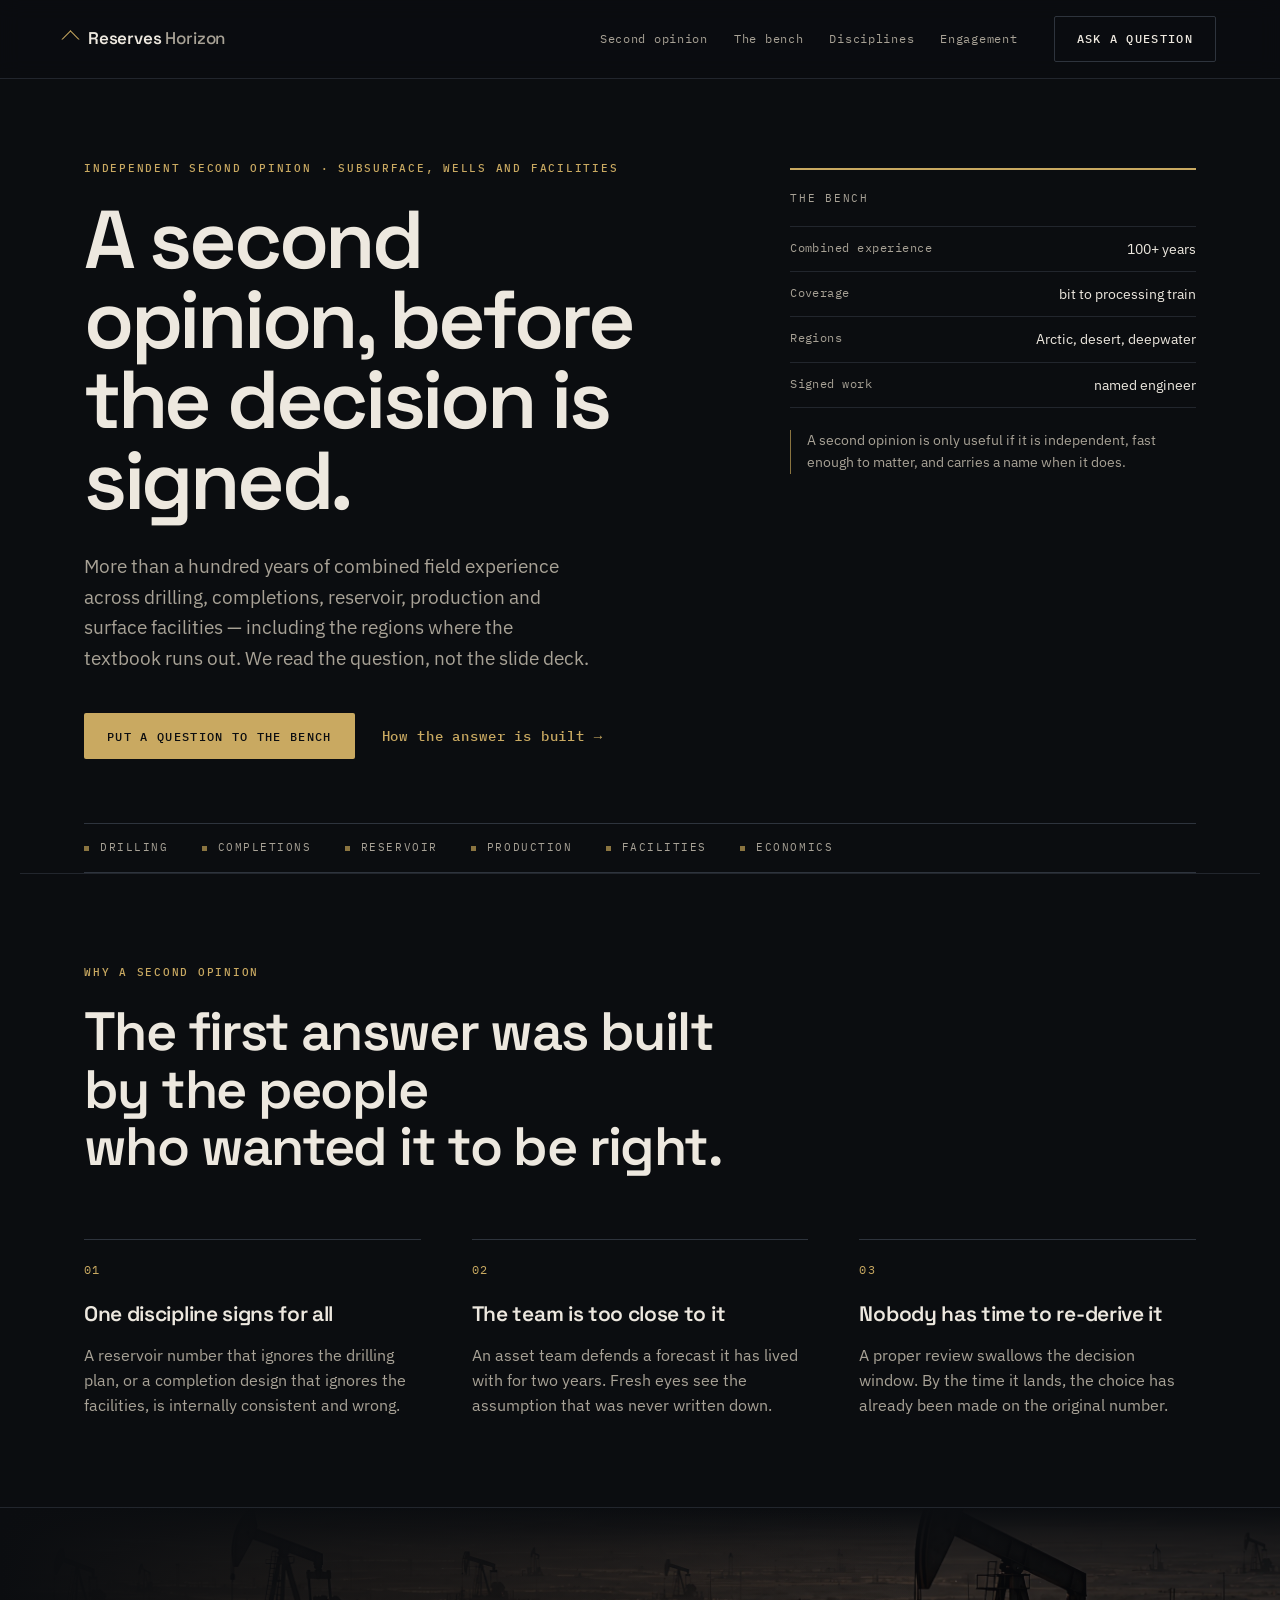
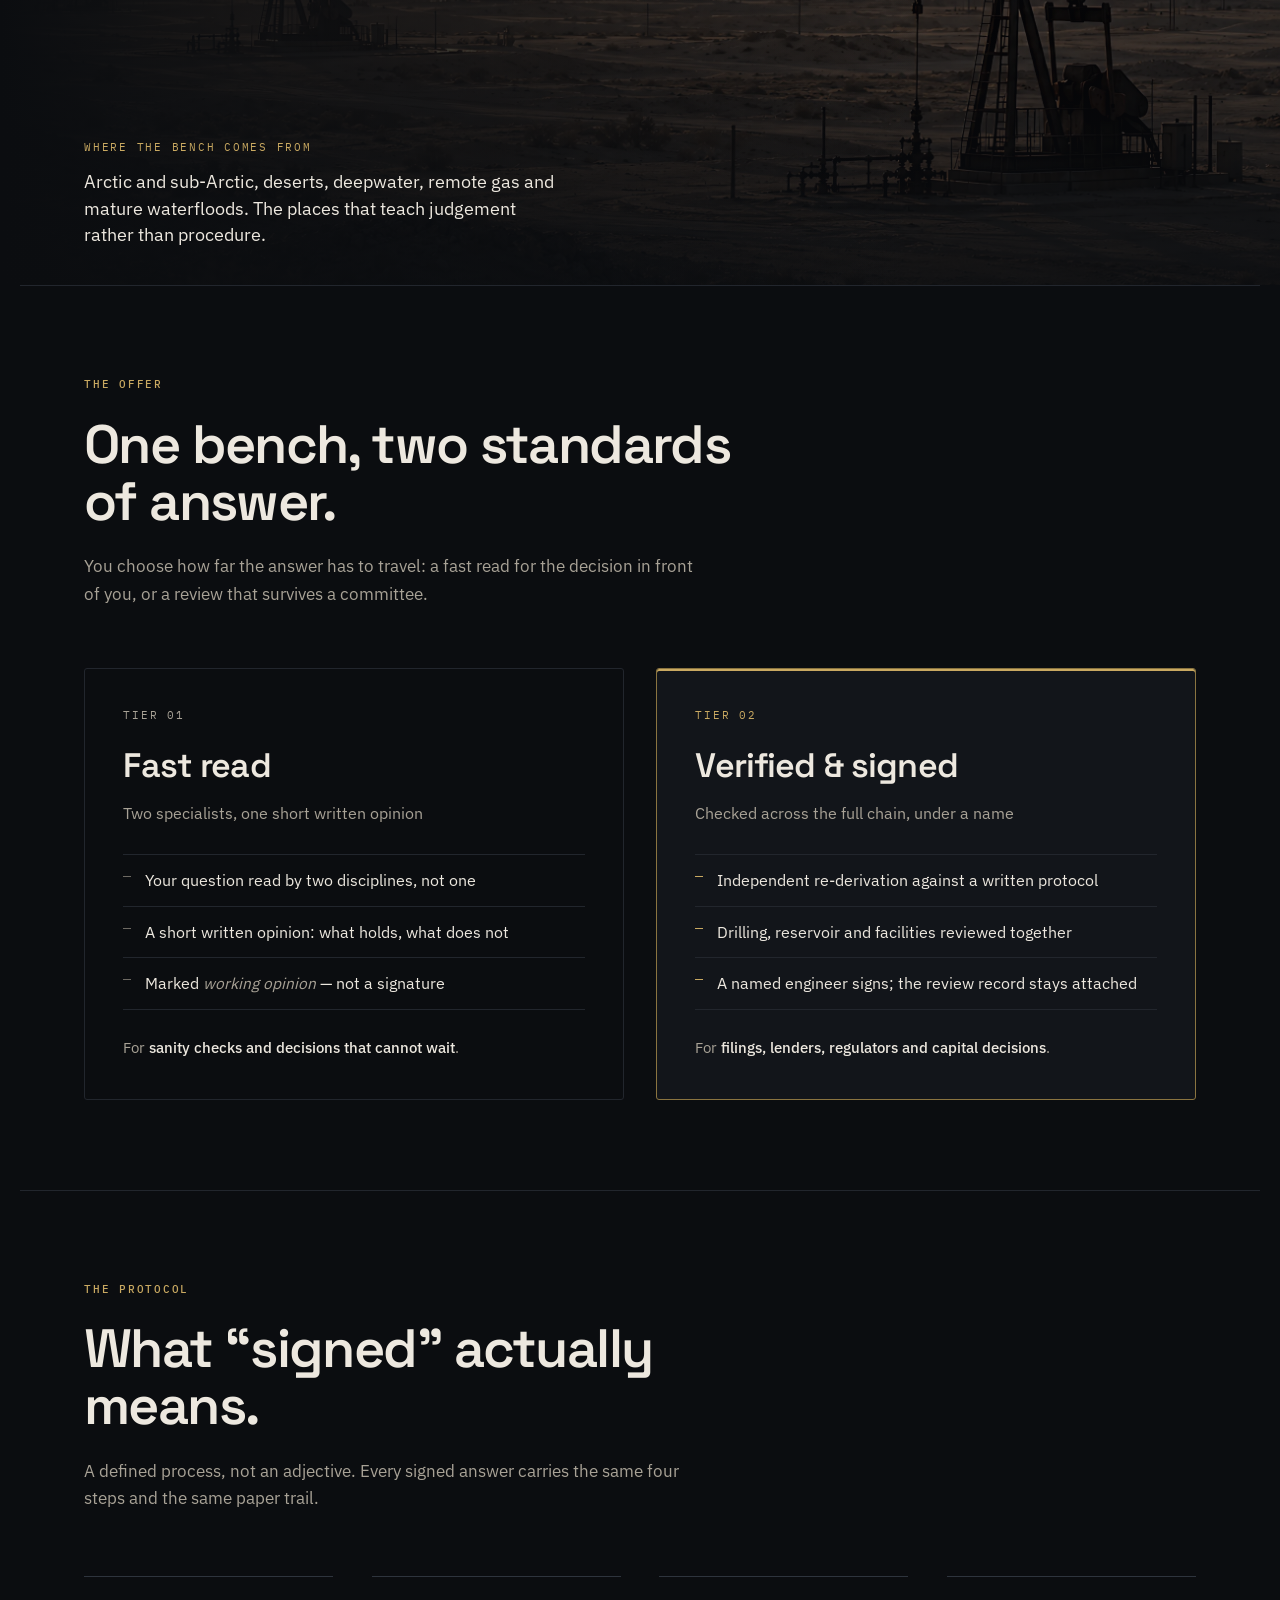
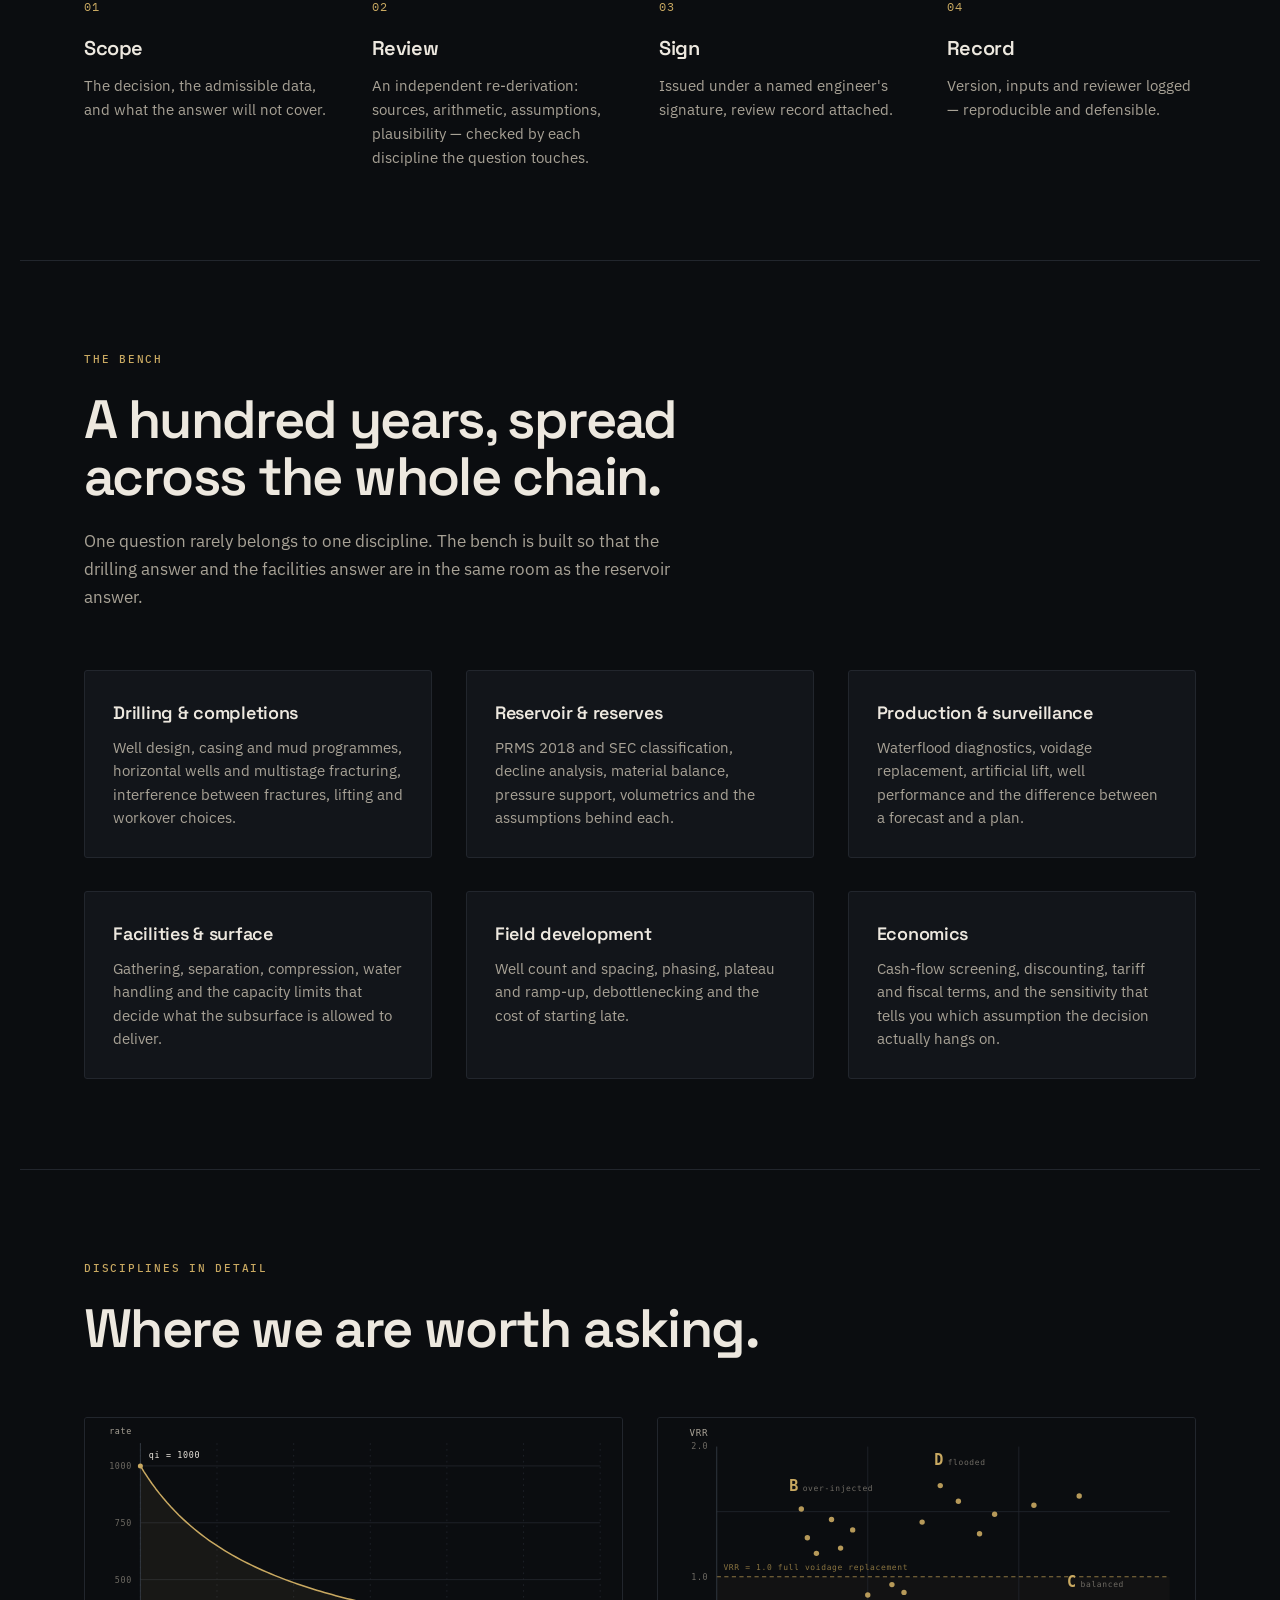
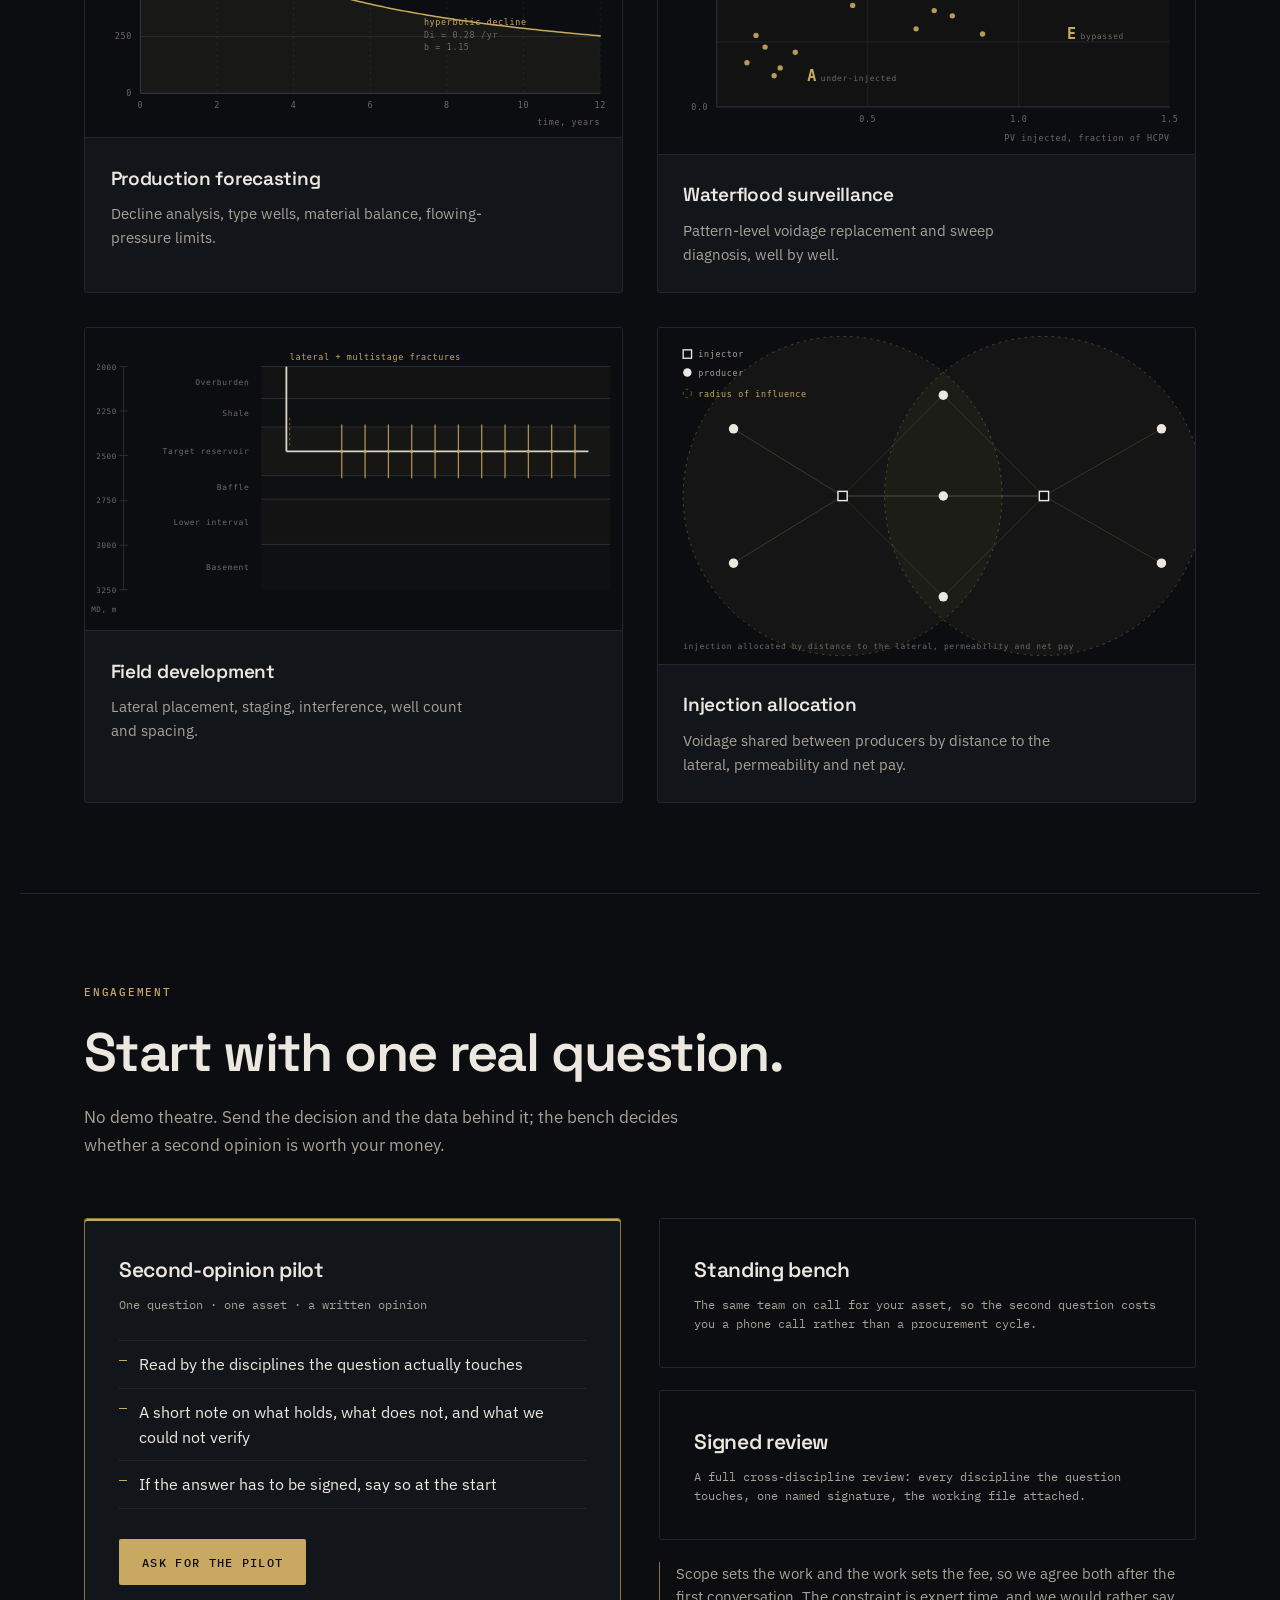
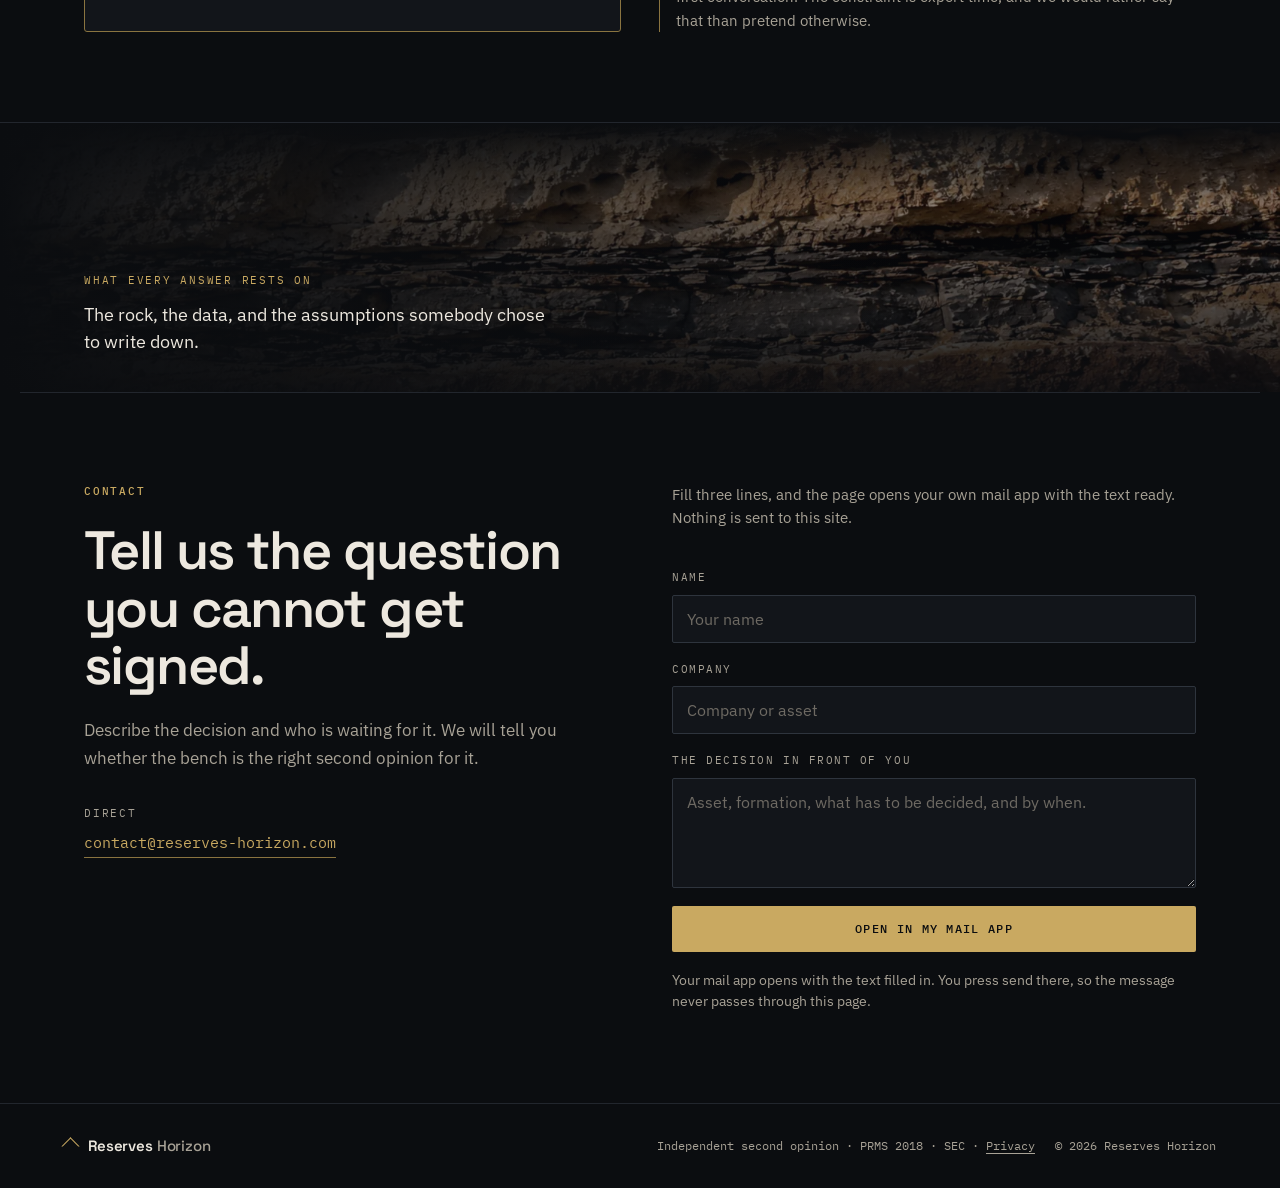
<file: index.html>
<!doctype html>
<html lang="en">
<head>
<meta charset="utf-8">
<meta name="viewport" content="width=device-width, initial-scale=1">
<title>Reserves Horizon — A fast second opinion on subsurface and wells</title>
<meta name="description" content="An independent second opinion from a bench with more than a hundred years of combined experience: drilling, completions, reservoir, production and surface facilities, in the difficult regions.">
<meta name="theme-color" content="#0B0D10">
<link rel="stylesheet" href="style.css">
</head>
<body>

<header class="masthead">
  <a class="wordmark" href="#top" aria-label="Reserves Horizon — home">
    <span class="wordmark__mark" aria-hidden="true"></span>
    <span class="wordmark__text">Reserves<span class="wordmark__thin">&nbsp;Horizon</span></span>
  </a>
  <nav class="nav" aria-label="Primary">
    <a href="#tiers">Second opinion</a>
    <a href="#bench">The bench</a>
    <a href="#domains">Disciplines</a>
    <a href="#engagement">Engagement</a>
  </nav>
  <a class="btn btn--ghost nav-cta" href="#contact">Ask a question</a>
</header>

<main id="top">

  <!-- ══ HERO ══════════════════════════════════════════════ -->
  <section class="hero">
    <div class="hero__grid">
      <div class="hero__lead">
        <p class="eyebrow">Independent second opinion · subsurface, wells and facilities</p>
        <h1>A second opinion, before the decision is signed.</h1>
        <p class="hero__sub">More than a hundred years of combined field experience across
          drilling, completions, reservoir, production and surface facilities — including the
          regions where the textbook runs out. We read the question, not the slide deck.</p>
        <div class="hero__actions">
          <a class="btn btn--solid" href="#contact">Put a question to the bench</a>
          <a class="btn btn--link" href="#verification">How the answer is built&nbsp;→</a>
        </div>
      </div>

      <aside class="hero__panel" aria-label="The bench at a glance">
        <p class="panel__label">The bench</p>
        <dl class="ledger">
          <div class="ledger__row"><dt>Combined experience</dt><dd>100+ years</dd></div>
          <div class="ledger__row"><dt>Coverage</dt><dd>bit to processing train</dd></div>
          <div class="ledger__row"><dt>Regions</dt><dd>Arctic, desert, deepwater</dd></div>
          <div class="ledger__row"><dt>Signed work</dt><dd>named engineer</dd></div>
        </dl>
        <p class="panel__note">A second opinion is only useful if it is independent, fast enough to
          matter, and carries a name when it does.</p>
      </aside>
    </div>

    <div class="strip" aria-label="Disciplines covered">
      <span>Drilling</span>
      <span>Completions</span>
      <span>Reservoir</span>
      <span>Production</span>
      <span>Facilities</span>
      <span>Economics</span>
    </div>
  </section>

  <!-- ══ PROBLEM ═══════════════════════════════════════════ -->
  <section class="problem">
    <p class="eyebrow">Why a second opinion</p>
    <h2 class="h2">The first answer was built by the people<br>who wanted it to be right.</h2>
    <div class="problem__cols">
      <div class="col">
        <p class="col__num">01</p>
        <h3>One discipline signs for all</h3>
        <p>A reservoir number that ignores the drilling plan, or a completion design that ignores
          the facilities, is internally consistent and wrong.</p>
      </div>
      <div class="col">
        <p class="col__num">02</p>
        <h3>The team is too close to it</h3>
        <p>An asset team defends a forecast it has lived with for two years. Fresh eyes see the
          assumption that was never written down.</p>
      </div>
      <div class="col">
        <p class="col__num">03</p>
        <h3>Nobody has time to re-derive it</h3>
        <p>A proper review swallows the decision window. By the time it lands, the choice has already
          been made on the original number.</p>
      </div>
    </div>
  </section>

  <!-- ══ BAND: the field ═══════════════════════════════════ -->
  <section class="band" aria-label="A desert oil field at golden hour">
    <picture>
      <source srcset="assets/field.webp" type="image/webp">
      <img class="band__img" src="assets/field.jpg" loading="lazy" width="2600" height="1462"
           alt="A desert oil field at golden hour: pump jacks and wellheads across a gravel plain, mountains on the horizon.">
    </picture>
    <div class="band__cap">
      <span class="panel__label">Where the bench comes from</span>
      <p>Arctic and sub-Arctic, deserts, deepwater, remote gas and mature waterfloods. The places
        that teach judgement rather than procedure.</p>
    </div>
  </section>

  <!-- ══ TWO STANDARDS ═════════════════════════════════════ -->
  <section class="tiers" id="tiers">
    <p class="eyebrow">The offer</p>
    <h2 class="h2">One bench, two standards of answer.</h2>
    <p class="lede">You choose how far the answer has to travel: a fast read for the decision in
      front of you, or a review that survives a committee.</p>

    <div class="tier-grid">
      <article class="tier tier--instant">
        <header class="tier__head">
          <p class="tier__tag">Tier 01</p>
          <h3>Fast read</h3>
          <p class="tier__promise">Two specialists, one short written opinion</p>
        </header>
        <ul class="tier__list">
          <li>Your question read by two disciplines, not one</li>
          <li>A short written opinion: what holds, what does not</li>
          <li>Marked <em>working opinion</em> — not a signature</li>
        </ul>
        <footer class="tier__foot">
          <p class="tier__use">For <span>sanity checks and decisions that cannot wait</span>.</p>
        </footer>
      </article>

      <article class="tier tier--verified">
        <header class="tier__head">
          <p class="tier__tag">Tier 02</p>
          <h3>Verified &amp; signed</h3>
          <p class="tier__promise">Checked across the full chain, under a name</p>
        </header>
        <ul class="tier__list">
          <li>Independent re-derivation against a written protocol</li>
          <li>Drilling, reservoir and facilities reviewed together</li>
          <li>A named engineer signs; the review record stays attached</li>
        </ul>
        <footer class="tier__foot">
          <p class="tier__use">For <span>filings, lenders, regulators and capital decisions</span>.</p>
        </footer>
      </article>
    </div>
  </section>

  <!-- ══ PROTOCOL ══════════════════════════════════════════ -->
  <section class="protocol" id="verification">
    <p class="eyebrow">The protocol</p>
    <h2 class="h2">What “signed” actually means.</h2>
    <p class="lede">A defined process, not an adjective. Every signed answer carries the same four
      steps and the same paper trail.</p>

    <ol class="protocol__steps">
      <li>
        <p class="step__num">01</p>
        <h3>Scope</h3>
        <p>The decision, the admissible data, and what the answer will not cover.</p>
      </li>
      <li>
        <p class="step__num">02</p>
        <h3>Review</h3>
        <p>An independent re-derivation: sources, arithmetic, assumptions, plausibility — checked
          by each discipline the question touches.</p>
      </li>
      <li>
        <p class="step__num">03</p>
        <h3>Sign</h3>
        <p>Issued under a named engineer's signature, review record attached.</p>
      </li>
      <li>
        <p class="step__num">04</p>
        <h3>Record</h3>
        <p>Version, inputs and reviewer logged — reproducible and defensible.</p>
      </li>
    </ol>
  </section>

  <!-- ══ BENCH ═════════════════════════════════════════════ -->
  <section class="capability" id="bench">
    <p class="eyebrow">The bench</p>
    <h2 class="h2">A hundred years, spread across the whole chain.</h2>
    <p class="lede">One question rarely belongs to one discipline. The bench is built so that the
      drilling answer and the facilities answer are in the same room as the reservoir answer.</p>

    <div class="cap-grid cap-grid--text">
      <article class="cap cap--text">
        <h3>Drilling &amp; completions</h3>
        <p>Well design, casing and mud programmes, horizontal wells and multistage fracturing,
          interference between fractures, lifting and workover choices.</p>
      </article>
      <article class="cap cap--text">
        <h3>Reservoir &amp; reserves</h3>
        <p>PRMS 2018 and SEC classification, decline analysis, material balance, pressure support,
          volumetrics and the assumptions behind each.</p>
      </article>
      <article class="cap cap--text">
        <h3>Production &amp; surveillance</h3>
        <p>Waterflood diagnostics, voidage replacement, artificial lift, well performance and the
          difference between a forecast and a plan.</p>
      </article>
      <article class="cap cap--text">
        <h3>Facilities &amp; surface</h3>
        <p>Gathering, separation, compression, water handling and the capacity limits that decide
          what the subsurface is allowed to deliver.</p>
      </article>
      <article class="cap cap--text">
        <h3>Field development</h3>
        <p>Well count and spacing, phasing, plateau and ramp-up, debottlenecking and the cost of
          starting late.</p>
      </article>
      <article class="cap cap--text">
        <h3>Economics</h3>
        <p>Cash-flow screening, discounting, tariff and fiscal terms, and the sensitivity that
          tells you which assumption the decision actually hangs on.</p>
      </article>
    </div>
  </section>

  <!-- ══ CAPABILITY — графика вместо абзацев ═══════════════ -->
  <section class="capability" id="domains">
    <p class="eyebrow">Disciplines in detail</p>
    <h2 class="h2">Where we are worth asking.</h2>

    <div class="cap-grid">
      <figure class="cap">
        <img src="assets/decline-curve.svg" alt="Hyperbolic decline curve: rate against time, with initial rate, decline rate and exponent annotated." loading="lazy" width="640" height="380">
        <figcaption>
          <h3>Production forecasting</h3>
          <p>Decline analysis, type wells, material balance, flowing-pressure limits.</p>
        </figcaption>
      </figure>

      <figure class="cap">
        <img src="assets/vrr-crossplot.svg" alt="Crossplot of voidage replacement ratio against pore volume injected, showing well clusters A to E." loading="lazy" width="640" height="400">
        <figcaption>
          <h3>Waterflood surveillance</h3>
          <p>Pattern-level voidage replacement and sweep diagnosis, well by well.</p>
        </figcaption>
      </figure>

      <figure class="cap">
        <img src="assets/well-section.svg" alt="Cross-section of a layered reservoir with a horizontal well and multistage hydraulic fractures." loading="lazy" width="640" height="360">
        <figcaption>
          <h3>Field development</h3>
          <p>Lateral placement, staging, interference, well count and spacing.</p>
        </figcaption>
      </figure>

      <figure class="cap">
        <img src="assets/flood-pattern.svg" alt="Waterflood well pattern: injectors allocating voidage to producers within a radius of influence." loading="lazy" width="640" height="400">
        <figcaption>
          <h3>Injection allocation</h3>
          <p>Voidage shared between producers by distance to the lateral, permeability and net pay.</p>
        </figcaption>
      </figure>
    </div>
  </section>

  <!-- ══ ENGAGEMENT ════════════════════════════════════════ -->
  <section class="engagement" id="engagement">
    <p class="eyebrow">Engagement</p>
    <h2 class="h2">Start with one real question.</h2>
    <p class="lede">No demo theatre. Send the decision and the data behind it; the bench decides
      whether a second opinion is worth your money.</p>

    <div class="engage__grid">
      <article class="plan plan--lead">
        <header>
          <h3>Second-opinion pilot</h3>
          <p class="plan__term">One question · one asset · a written opinion</p>
        </header>
        <ul>
          <li>Read by the disciplines the question actually touches</li>
          <li>A short note on what holds, what does not, and what we could not verify</li>
          <li>If the answer has to be signed, say so at the start</li>
        </ul>
        <a class="btn btn--solid" href="#contact">Ask for the pilot</a>
      </article>

      <div class="plans">
        <article class="plan">
          <h3>Standing bench</h3>
          <p class="plan__term">The same team on call for your asset, so the second question costs you a
            phone call rather than a procurement cycle.</p>
        </article>
        <article class="plan">
          <h3>Signed review</h3>
          <p class="plan__term">A full cross-discipline review: every discipline the question
            touches, one named signature, the working file attached.</p>
        </article>
        <p class="plans__note">Scope sets the work and the work sets the fee, so we agree both after
          the first conversation. The constraint is expert time, and we would rather say that
          than pretend otherwise.</p>
      </div>
    </div>
  </section>

  <!-- ══ BAND: the rock ════════════════════════════════════ -->
  <section class="band band--short" aria-label="Sedimentary rock face in raking light">
    <picture>
      <source srcset="assets/rock.webp" type="image/webp">
      <img class="band__img" src="assets/rock.jpg" loading="lazy" width="1700" height="956"
           alt="Close-up of a sedimentary rock face: sandstone beds separated by dark shale partings in low raking light.">
    </picture>
    <div class="band__cap">
      <span class="panel__label">What every answer rests on</span>
      <p>The rock, the data, and the assumptions somebody chose to write down.</p>
    </div>
  </section>

  <!-- ══ CONTACT ═══════════════════════════════════════════ -->
  <section class="contact" id="contact">
    <div class="contact__grid">
      <div class="contact__intro">
        <p class="eyebrow">Contact</p>
        <h2 class="h2">Tell us the question you cannot get signed.</h2>
        <p class="lede">Describe the decision and who is waiting for it. We will tell you whether
          the bench is the right second opinion for it.</p>
        <p class="contact__direct">
          <span class="panel__label">Direct</span>
          <a href="mailto:contact@reserves-horizon.com">contact@reserves-horizon.com</a>
        </p>
      </div>

      <!-- Nothing is collected here. The page composes a mailto: link in the
           browser; the visitor sends the message from their own mail client. -->
      <div class="form brief" id="brief">
        <p class="brief__intro">Fill three lines, and the page opens your own mail app with the
          text ready. Nothing is sent to this site.</p>
        <div class="field">
          <label for="b-name">Name</label>
          <input id="b-name" type="text" autocomplete="name" placeholder="Your name">
        </div>
        <div class="field">
          <label for="b-company">Company</label>
          <input id="b-company" type="text" autocomplete="organization" placeholder="Company or asset">
        </div>
        <div class="field">
          <label for="b-brief">The decision in front of you</label>
          <textarea id="b-brief" rows="4" placeholder="Asset, formation, what has to be decided, and by when."></textarea>
        </div>
        <button class="btn btn--solid btn--full" type="button" id="b-open">Open in my mail app</button>
        <p class="form__note">Your mail app opens with the text filled in. You press send there, so
          the message never passes through this page.</p>
      </div>
    </div>
  </section>

</main>

<footer class="footer">
  <div class="footer__row">
    <p class="wordmark wordmark--sm">
      <span class="wordmark__mark" aria-hidden="true"></span>
      <span class="wordmark__text">Reserves<span class="wordmark__thin">&nbsp;Horizon</span></span>
    </p>
    <p class="footer__meta">Independent second opinion · PRMS 2018 · SEC ·
      <a class="footer__link" href="privacy.html">Privacy</a></p>
    <p class="footer__copy">© 2026 Reserves Horizon</p>
  </div>
</footer>

<script>
  // Появление блоков при прокрутке. Безопасно: если скрипт не отработает
  // или наблюдатель не сработает за 2,5 с — содержимое показывается принудительно.
  (function () {
    var items = document.querySelectorAll('.problem__cols, .tier-grid, .protocol__steps, .cap-grid, .engage__grid, .contact__grid');
    if (!items.length) return;

    function show(el) { el.classList.add('is-in'); }
    function showAll() { items.forEach(show); }

    var reduce = window.matchMedia('(prefers-reduced-motion: reduce)').matches;
    if (reduce || !('IntersectionObserver' in window)) { showAll(); return; }

    document.documentElement.classList.add('js-reveal');
    items.forEach(function (el) { el.classList.add('reveal'); });

    var io = new IntersectionObserver(function (entries) {
      entries.forEach(function (e) {
        if (e.isIntersecting) { show(e.target); io.unobserve(e.target); }
      });
    }, { rootMargin: '0px 0px -8% 0px', threshold: 0.05 });
    items.forEach(function (el) { io.observe(el); });

    setTimeout(showAll, 2500);
  })();

  // Конструктор письма: собирает mailto прямо в браузере, ничего не отправляет.
  (function () {
    var btn = document.getElementById('b-open');
    if (!btn) return;
    var to = 'contact@reserves-horizon.com';

    btn.addEventListener('click', function () {
      var name = (document.getElementById('b-name').value || '').trim();
      var company = (document.getElementById('b-company').value || '').trim();
      var brief = (document.getElementById('b-brief').value || '').trim();

      var body = [];
      if (name) body.push('Name: ' + name);
      if (company) body.push('Company: ' + company);
      body.push('');
      body.push(brief || '');
      body.push('');
      body.push('--');
      body.push('Sent from reserves-horizon.com');

      var subject = 'Second opinion — ' + (company || name || 'request');
      var href = 'mailto:' + to +
        '?subject=' + encodeURIComponent(subject) +
        '&body=' + encodeURIComponent(body.join('\n'));
      window.__mailto = href;
      window.location.href = href;
    });
  })();
</script>
</body>
</html>
</file>
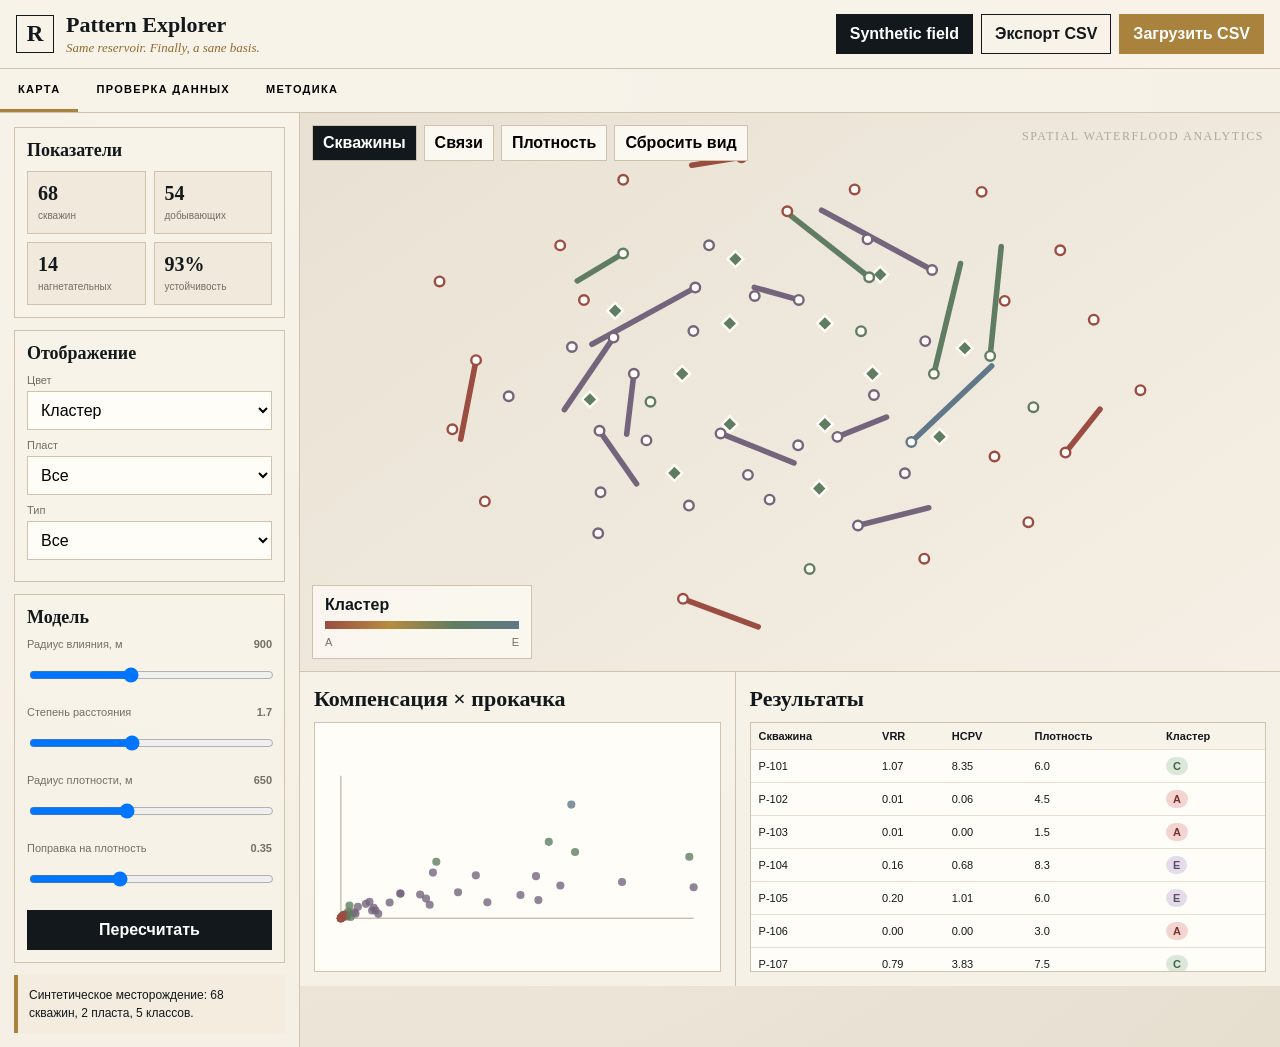
<file: reservoir-pattern-explorer/index.html>
<!doctype html><html lang="ru"><head><meta charset="utf-8"><meta name="viewport" content="width=device-width,initial-scale=1,viewport-fit=cover"><title>Reservoir Pattern Explorer</title><style>:root{--bg:#eee8dc;--paper:#f8f3e9;--ink:#12181b;--mut:#746e65;--line:#cfc3ae;--gold:#a9823d;--red:#9b4d42;--green:#607d62;--blue:#607888}*{box-sizing:border-box}html,body{margin:0;min-height:100%;background:radial-gradient(circle at 20% 0,#fbf8f1,#eee8dc 55%,#e6decf);color:var(--ink);font-family:Inter,-apple-system,BlinkMacSystemFont,"Segoe UI",sans-serif}button,select,input{font:inherit}header{position:sticky;top:0;z-index:20;display:flex;align-items:center;justify-content:space-between;gap:12px;padding:12px 16px;background:rgba(248,243,233,.96);border-bottom:1px solid var(--line);backdrop-filter:blur(12px)}.brand{display:flex;align-items:center;gap:12px;min-width:0}.mark{width:38px;height:38px;display:grid;place-items:center;border:1px solid var(--ink);font:700 23px Georgia}.brand b{font:700 22px Georgia;display:block}.brand em{font:italic 13px Georgia;color:#8e6b2f}.actions{display:flex;gap:8px;overflow:auto}.btn{border:1px solid var(--ink);background:transparent;color:var(--ink);padding:10px 13px;font-weight:800;white-space:nowrap}.btn.dark{background:var(--ink);color:white}.btn.gold{background:var(--gold);border-color:var(--gold);color:white}.tabs{display:flex;gap:0;overflow:auto;border-bottom:1px solid var(--line);background:rgba(248,243,233,.9)}.tab{border:0;background:transparent;padding:14px 18px;font-weight:900;letter-spacing:.12em;text-transform:uppercase;font-size:11px;border-bottom:3px solid transparent}.tab.active{border-color:var(--gold)}main{display:grid;grid-template-columns:300px minmax(0,1fr);min-height:calc(100vh - 112px)}aside{padding:14px;border-right:1px solid var(--line);background:rgba(248,243,233,.8);overflow:auto}.card{border:1px solid var(--line);background:rgba(248,243,233,.9);padding:12px;margin-bottom:12px}.card h3{font:700 18px Georgia;margin:0 0 10px}.field{margin:9px 0}.field label{display:flex;justify-content:space-between;font-size:11px;color:var(--mut);margin-bottom:5px}.field select,.field input{width:100%;padding:9px;border:1px solid var(--line);background:#fffdf8}.kpis{display:grid;grid-template-columns:1fr 1fr;gap:8px}.kpi{padding:10px;background:#f1eadc;border:1px solid var(--line)}.kpi b{font:700 20px Georgia;display:block}.kpi span{font-size:10px;color:var(--mut)}section{min-width:0}.view{display:none}.view.active{display:block}.mapwrap{position:relative;height:62vh;min-height:470px;background:linear-gradient(145deg,#e8e1d3,#f5efe5);overflow:hidden}.mapwrap:after{content:'SPATIAL WATERFLOOD ANALYTICS';position:absolute;right:16px;top:16px;font:12px Georgia;letter-spacing:.13em;color:#6f675c80;pointer-events:none}.toolbar{position:absolute;left:12px;top:12px;z-index:5;display:flex;gap:7px;flex-wrap:wrap}.chip{border:1px solid var(--line);background:#fbf8f1;padding:8px 10px;font-weight:800}.chip.active{background:var(--ink);color:white}.legend{position:absolute;left:12px;bottom:12px;background:#fbf8f1eF;border:1px solid var(--line);padding:10px 12px;min-width:220px}.grad{height:8px;background:linear-gradient(90deg,#9b4d42,#b88b3d,#607d62,#607888);margin:7px 0}.legend div:last-child{display:flex;justify-content:space-between;font-size:11px;color:var(--mut)}svg{display:block;width:100%;height:100%;touch-action:none}.lower{display:grid;grid-template-columns:1fr 1.25fr;border-top:1px solid var(--line);background:rgba(248,243,233,.9)}.pane{padding:14px;min-width:0}.pane:first-child{border-right:1px solid var(--line)}.pane h2{font:700 22px Georgia;margin:0 0 10px}.tablebox{height:250px;overflow:auto;border:1px solid var(--line);background:#fffdf8}table{width:100%;border-collapse:collapse;font-size:11px}th,td{padding:7px 8px;border-bottom:1px solid #e7dfd1;text-align:left;white-space:nowrap}th{position:sticky;top:0;background:#f8f3e9;z-index:2}.pill{display:inline-block;padding:3px 7px;border-radius:99px;font-weight:900}.A{background:#f2d4d0;color:#7b332d}.B{background:#f4e0bd;color:#805b19}.C{background:#dbe8d9;color:#406045}.D{background:#d9e6e8;color:#435f6b}.E{background:#e4dde9;color:#5f4d69}.scatter{height:250px;border:1px solid var(--line);background:#fffdf8}.full{padding:18px}.full h2{font:700 28px Georgia}.note{padding:11px;border-left:4px solid var(--gold);background:#f3ecdf;font-size:12px;line-height:1.5}.upload{display:block;padding:12px;border:1px dashed var(--gold);text-align:center;font-weight:900;cursor:pointer}.err{color:#8d312d;font-weight:800}@media(max-width:900px){header{align-items:flex-start}.brand b{font-size:18px}.brand em{font-size:11px}.actions{max-width:55vw}.btn{padding:9px 11px}main{display:block}.tabs{position:sticky;top:63px;z-index:15}aside{border-right:0;border-bottom:1px solid var(--line);max-height:none}.mapwrap{height:58vh;min-height:460px}.lower{grid-template-columns:1fr}.pane:first-child{border-right:0;border-bottom:1px solid var(--line)}}@media(max-width:560px){header{padding:10px}.mark{width:34px;height:34px}.brand b{font-size:16px}.actions{max-width:48vw}.btn{font-size:12px}.tabs .tab{padding:12px 14px}.mapwrap{height:56vh;min-height:430px}.toolbar{max-width:92%}.legend{min-width:190px}.lower{display:block}.scatter,.tablebox{height:230px}}</style></head><body><header><div class="brand"><div class="mark">R</div><div><b>Pattern Explorer</b><em>Same reservoir. Finally, a sane basis.</em></div></div><div class="actions"><button id="sampleBtn" class="btn dark">Synthetic field</button><button id="exportBtn" class="btn">Экспорт CSV</button><label class="btn gold">Загрузить CSV<input id="fileInput" type="file" accept=".csv,.txt" hidden></label></div></header><nav class="tabs"><button class="tab active" data-v="map">Карта</button><button class="tab" data-v="data">Проверка данных</button><button class="tab" data-v="method">Методика</button></nav><main><aside><div class="card"><h3>Показатели</h3><div class="kpis"><div class="kpi"><b id="kw">0</b><span>скважин</span></div><div class="kpi"><b id="kp">0</b><span>добывающих</span></div><div class="kpi"><b id="ki">0</b><span>нагнетательных</span></div><div class="kpi"><b id="ks">—</b><span>устойчивость</span></div></div></div><div class="card"><h3>Отображение</h3><div class="field"><label>Цвет</label><select id="metric"><option value="cluster">Кластер</option><option value="vrr">VRR</option><option value="hcpv">HCPV</option><option value="density">Плотность</option><option value="cum_oil">Накопленная нефть</option><option value="permeability">Проницаемость</option></select></div><div class="field"><label>Пласт</label><select id="formation"><option value="ALL">Все</option></select></div><div class="field"><label>Тип</label><select id="wellType"><option value="ALL">Все</option><option value="PROD">Добывающие</option><option value="INJ">Нагнетательные</option></select></div></div><div class="card"><h3>Модель</h3><div class="field"><label>Радиус влияния, м <b id="rv">900</b></label><input id="radius" type="range" min="300" max="1800" step="50" value="900"></div><div class="field"><label>Степень расстояния <b id="pv">1.7</b></label><input id="power" type="range" min="0.8" max="3" step="0.1" value="1.7"></div><div class="field"><label>Радиус плотности, м <b id="dv">650</b></label><input id="densityR" type="range" min="250" max="1300" step="50" value="650"></div><div class="field"><label>Поправка на плотность <b id="wv">0.35</b></label><input id="densityW" type="range" min="0" max="1" step="0.05" value="0.35"></div><button id="calcBtn" class="btn dark" style="width:100%">Пересчитать</button></div><div id="status" class="note">Синтетические данные загружаются автоматически.</div></aside><section><div id="view-map" class="view active"><div class="mapwrap"><div class="toolbar"><button class="chip active" data-layer="wells">Скважины</button><button class="chip" data-layer="links">Связи</button><button class="chip" data-layer="density">Плотность</button><button id="resetBtn" class="chip">Сбросить вид</button></div><svg id="map"></svg><div class="legend"><b id="legendTitle">Кластер</b><div class="grad"></div><div><span id="lmin">A</span><span id="lmax">E</span></div></div></div><div class="lower"><div class="pane"><h2>Компенсация × прокачка</h2><svg id="scatter" class="scatter"></svg></div><div class="pane"><h2>Результаты</h2><div class="tablebox"><table><thead><tr><th>Скважина</th><th>VRR</th><th>HCPV</th><th>Плотность</th><th>Кластер</th></tr></thead><tbody id="tbody"></tbody></table></div></div></div></div><div id="view-data" class="view full"><h2>Проверка данных</h2><div id="validation"></div></div><div id="view-method" class="view full"><h2>Методика</h2><div class="card"><h3>Пространственная связь</h3><p>Закачка каждого нагнетателя распределяется между добывающими скважинами в пределах радиуса влияния. Вес зависит от минимального расстояния до всей траектории горизонтального ствола, проницаемости и нефтенасыщенной толщины.</p></div><div class="card"><h3>Плотность сетки</h3><p>Локальная плотность считается в настраиваемом радиусе отдельно для добывающих и нагнетательных скважин. Поправка на плотность ограничивает искусственное преимущество участков с более плотным фондом.</p></div><div class="card"><h3>Статические показатели</h3><p><b>VRR</b> = распределенная накопленная закачка / накопленный отбор жидкости. <b>HCPV</b> = распределенная закачка / оценочный нефтенасыщенный поровый объем зоны дренирования.</p></div></div></section></main><script>'use strict';const $=id=>document.getElementById(id),S={data:[],links:[],layer:'wells',pan:{x:0,y:0,k:1},stability:0};const C={A:'#9b4d42',B:'#b88b3d',C:'#607d62',D:'#607888',E:'#74657d'};function rnd(seed){return()=>((seed=Math.imul(seed,1664525)+1013904223>>>0)/4294967296)}function norm(r){for(const k of ['x_entry','y_entry','x_end','y_end','cum_oil','cum_liquid','cum_injection','net_pay','porosity','oil_saturation','permeability','active_years'])r[k]=Number(r[k])||0;r.well_type=String(r.well_type||'PROD').toUpperCase();r.formation=String(r.formation||'A');if(!r.x_end&&!r.y_end){r.x_end=r.x_entry;r.y_end=r.y_entry}return r}function sample(){const R=rnd(20260713),d=[],inj=[],cx=4200,cy=3150;for(let i=0;i<14;i++){const ring=i<6?0:1,n=ring?8:6,j=ring?i-6:i,a=j/n*Math.PI*2+(ring?.22:0),rad=ring?1050:520,x=cx+rad*Math.cos(a)*1.14,y=cy+rad*Math.sin(a)*.76;const w=norm({well_id:'I-'+(201+i),well_type:'INJ',formation:i%3?'A':'B',x_entry:x,y_entry:y,x_end:x,y_end:y,cum_injection:8e5+R()*1.3e6,net_pay:12+R()*13,porosity:.17+R()*.08,oil_saturation:.48+R()*.15,permeability:90+R()*520,active_years:6+R()*9});inj.push(w);d.push(w)}for(let i=0;i<54;i++){const band=i%3,a=i/54*Math.PI*2+band*.37,rad=760+band*520+180*Math.sin(i*.83)+(R()-.5)*150,x=cx+rad*Math.cos(a)*1.18,y=cy+rad*Math.sin(a)*.78,hz=i%4===0||i%9===0,len=hz?280+R()*520:0,az=a+Math.PI/2+(R()-.5)*.5,h=7+R()*22,phi=.14+R()*.13,so=.42+R()*.31,k=55+Math.pow(R(),.55)*650,age=3.5+R()*13,near=[...inj].sort((u,v)=>Math.hypot(x-u.x_entry,y-u.y_entry)-Math.hypot(x-v.x_entry,y-v.y_entry))[0],dist=Math.hypot(x-near.x_entry,y-near.y_entry),conn=Math.exp(-dist/900)*(.65+.7*R()),vrr=.35+1.35*conn+(R()-.5)*.2,hcpv=.1+.75*conn*R();let cl='C';if(vrr<.68&&hcpv<.28)cl='A';else if(vrr>1.18&&hcpv<.55)cl='B';else if(vrr>1.18&&hcpv>=.55)cl='D';else if(vrr<.78&&hcpv>=.45)cl='E';const eff={A:.78,B:1.03,C:1.16,D:.72,E:.64}[cl],oil=(7e4+age*22e3+h*k*38)*eff*(.8+.4*R()),wc=Math.min(.94,.28+hcpv*.48+(cl==='D'||cl==='E'?.18:0)+(R()-.5)*.14),liq=oil/Math.max(.06,1-wc);d.push(norm({well_id:'P-'+(101+i),well_type:'PROD',formation:i%5?'A':'B',x_entry:x,y_entry:y,x_end:hz?x+len*Math.cos(az):x,y_end:hz?y+len*Math.sin(az):y,cum_oil:oil,cum_liquid:liq,cum_injection:0,net_pay:h,porosity:phi,oil_saturation:so,permeability:k,active_years:age,history_class:cl}))}S.data=d;populate();compute();$('status').textContent='Синтетическое месторождение: 68 скважин, 2 пласта, 5 классов.'}function segdist(px,py,x1,y1,x2,y2){const dx=x2-x1,dy=y2-y1,l=dx*dx+dy*dy;if(!l)return Math.hypot(px-x1,py-y1);let t=((px-x1)*dx+(py-y1)*dy)/l;t=Math.max(0,Math.min(1,t));return Math.hypot(px-(x1+t*dx),py-(y1+t*dy))}function compute(){const r=+$('radius').value,p=+$('power').value,dr=+$('densityR').value,dw=+$('densityW').value,pro=S.data.filter(w=>w.well_type==='PROD'),ins=S.data.filter(w=>w.well_type==='INJ');for(const w of S.data){const n=S.data.filter(q=>q!==w&&Math.hypot(q.x_entry-w.x_entry,q.y_entry-w.y_entry)<=dr).length;w.density=n/(Math.PI*(dr/1000)**2)}S.links=[];for(const q of ins){const c=[];for(const w of pro){if(w.formation!==q.formation)continue;const d=segdist(q.x_entry,q.y_entry,w.x_entry,w.y_entry,w.x_end,w.y_end);if(d<=r){const wt=(Math.max(20,w.permeability)*Math.max(2,w.net_pay))/Math.pow(Math.max(50,d),p);c.push({q,w,d,wt})}}const sum=c.reduce((a,b)=>a+b.wt,0)||1;for(const z of c){z.share=z.wt/sum;z.vol=q.cum_injection*z.share;S.links.push(z)}}for(const w of pro){const ls=S.links.filter(z=>z.w===w),ainj=ls.reduce((a,b)=>a+b.vol,0),sp=Math.max(250,Math.min(...S.data.filter(q=>q!==w).map(q=>Math.hypot(q.x_entry-w.x_entry,q.y_entry-w.y_entry)))),area=Math.PI*(sp*.55)**2,pv=area*w.net_pay*w.porosity*w.oil_saturation,densAdj=Math.pow(1+Math.max(0,w.density-3)/10,dw);w.vrr=ainj/Math.max(1,w.cum_liquid)/densAdj;w.hcpv=ainj/Math.max(1,pv);w.cluster=w.vrr<.68&&w.hcpv<.28?'A':w.vrr>1.18&&w.hcpv<.55?'B':w.vrr>1.18&&w.hcpv>=.55?'D':w.vrr<.78&&w.hcpv>=.45?'E':'C'}for(const q of ins){q.vrr=0;q.hcpv=0;q.cluster='C'}S.stability=.82+Math.min(.13,pro.length/500);render()}function populate(){const fs=[...new Set(S.data.map(w=>w.formation))];$('formation').innerHTML='<option value="ALL">Все</option>'+fs.map(x=>`<option>${x}</option>`).join('')}function filtered(){return S.data.filter(w=>($('formation').value==='ALL'||w.formation===$('formation').value)&&($('wellType').value==='ALL'||w.well_type===$('wellType').value))}function color(w){const m=$('metric').value;if(m==='cluster')return C[w.cluster]||'#777';const vals=filtered().map(x=>x[m]||0),mn=Math.min(...vals),mx=Math.max(...vals),t=(w[m]-mn)/(mx-mn||1);const a=[155,77,66],b=[96,120,136];return`rgb(${a.map((x,i)=>Math.round(x+(b[i]-x)*t)).join(',')})`}function render(){const f=filtered(),pro=f.filter(w=>w.well_type==='PROD');$('kw').textContent=S.data.length;$('kp').textContent=S.data.filter(w=>w.well_type==='PROD').length;$('ki').textContent=S.data.filter(w=>w.well_type==='INJ').length;$('ks').textContent=Math.round(S.stability*100)+'%';const xs=f.flatMap(w=>[w.x_entry,w.x_end]),ys=f.flatMap(w=>[w.y_entry,w.y_end]),mnx=Math.min(...xs)-300,mxx=Math.max(...xs)+300,mny=Math.min(...ys)-300,mxy=Math.max(...ys)+300,W=1000,H=700,sx=x=>(x-mnx)/(mxx-mnx)*W,sy=y=>H-(y-mny)/(mxy-mny)*H;let h=`<g transform="translate(${S.pan.x} ${S.pan.y}) scale(${S.pan.k})">`;if(S.layer==='links')for(const z of S.links)if(f.includes(z.w)&&f.includes(z.q))h+=`<line x1="${sx(z.q.x_entry)}" y1="${sy(z.q.y_entry)}" x2="${sx((z.w.x_entry+z.w.x_end)/2)}" y2="${sy((z.w.y_entry+z.w.y_end)/2)}" stroke="#8d7a5d" stroke-opacity="${.15+.65*z.share}" stroke-width="${1+5*z.share}"/>`;if(S.layer==='density')for(const w of f){const rr=18+Math.min(80,w.density*5);h+=`<circle cx="${sx(w.x_entry)}" cy="${sy(w.y_entry)}" r="${rr}" fill="${color(w)}" opacity=".12"/>`}for(const w of f){const col=color(w),x1=sx(w.x_entry),y1=sy(w.y_entry),x2=sx(w.x_end),y2=sy(w.y_end);if(w.well_type==='PROD'){h+=`<line x1="${x1}" y1="${y1}" x2="${x2}" y2="${y2}" stroke="${col}" stroke-width="7" stroke-linecap="round"/><circle cx="${x1}" cy="${y1}" r="6" fill="#fffdf8" stroke="${col}" stroke-width="3"/>`}else h+=`<rect x="${x1-7}" y="${y1-7}" width="14" height="14" fill="${col}" stroke="#fffdf8" stroke-width="3" transform="rotate(45 ${x1} ${y1})"/>`}h+='</g>';$('map').setAttribute('viewBox',`0 0 ${W} ${H}`);$('map').innerHTML=h;const m=$('metric').value;$('legendTitle').textContent=m==='cluster'?'Кластер':m.toUpperCase();$('lmin').textContent=m==='cluster'?'A':'min';$('lmax').textContent=m==='cluster'?'E':'max';$('tbody').innerHTML=pro.map(w=>`<tr><td>${w.well_id}</td><td>${w.vrr.toFixed(2)}</td><td>${w.hcpv.toFixed(2)}</td><td>${w.density.toFixed(1)}</td><td><span class="pill ${w.cluster}">${w.cluster}</span></td></tr>`).join('');renderScatter(pro);validate()}function renderScatter(a){const W=500,H=240,p=32,mx=Math.max(1.8,...a.map(w=>w.hcpv)),my=Math.max(2,...a.map(w=>w.vrr));let s=`<line x1="${p}" y1="${H-p}" x2="${W-p}" y2="${H-p}" stroke="#9b917f"/><line x1="${p}" y1="${p}" x2="${p}" y2="${H-p}" stroke="#9b917f"/>`;for(const w of a){const x=p+w.hcpv/mx*(W-2*p),y=H-p-w.vrr/my*(H-2*p);s+=`<circle cx="${x}" cy="${y}" r="5" fill="${C[w.cluster]}" opacity=".8"><title>${w.well_id}: VRR ${w.vrr.toFixed(2)}, HCPV ${w.hcpv.toFixed(2)}</title></circle>`}$('scatter').setAttribute('viewBox',`0 0 ${W} ${H}`);$('scatter').innerHTML=s}function validate(){const bad=[];for(const w of S.data){if(!w.well_id)bad.push('Пустой well_id');if(!isFinite(w.x_entry)||!isFinite(w.y_entry))bad.push(`${w.well_id}: неверные координаты`);if(w.porosity<0||w.porosity>.4)bad.push(`${w.well_id}: porosity вне диапазона`)}$('validation').innerHTML=bad.length?`<div class="note err">${bad.slice(0,30).join('<br>')}</div>`:'<div class="note">Ошибок критического уровня не обнаружено.</div>'}function parseCSV(t){const lines=t.trim().split(/\r?\n/),sep=lines[0].includes(';')?';':',',head=lines[0].split(sep).map(x=>x.trim());return lines.slice(1).filter(Boolean).map(line=>{const v=line.split(sep),o={};head.forEach((k,i)=>o[k]=v[i]);return norm(o)})}function exportCSV(){const p=S.data.filter(w=>w.well_type==='PROD'),h=['well_id','formation','vrr','hcpv','density','cluster'],csv='\ufeff'+h.join(';')+'\n'+p.map(w=>[w.well_id,w.formation,w.vrr,w.hcpv,w.density,w.cluster].join(';')).join('\n'),b=new Blob([csv],{type:'text/csv'}),a=document.createElement('a');a.href=URL.createObjectURL(b);a.download='pattern_results.csv';a.click()}$('sampleBtn').onclick=sample;$('calcBtn').onclick=compute;$('exportBtn').onclick=exportCSV;$('metric').onchange=render;$('formation').onchange=render;$('wellType').onchange=render;$('radius').oninput=e=>$('rv').textContent=e.target.value;$('power').oninput=e=>$('pv').textContent=e.target.value;$('densityR').oninput=e=>$('dv').textContent=e.target.value;$('densityW').oninput=e=>$('wv').textContent=e.target.value;$('fileInput').onchange=async e=>{try{S.data=parseCSV(await e.target.files[0].text());populate();compute();$('status').textContent=`Загружено строк: ${S.data.length}`}catch(x){$('status').textContent='Ошибка CSV: '+x.message}};document.querySelectorAll('.tab').forEach(b=>b.onclick=()=>{document.querySelectorAll('.tab').forEach(x=>x.classList.remove('active'));document.querySelectorAll('.view').forEach(x=>x.classList.remove('active'));b.classList.add('active');$('view-'+b.dataset.v).classList.add('active')});document.querySelectorAll('[data-layer]').forEach(b=>b.onclick=()=>{document.querySelectorAll('[data-layer]').forEach(x=>x.classList.remove('active'));b.classList.add('active');S.layer=b.dataset.layer;render()});$('resetBtn').onclick=()=>{S.pan={x:0,y:0,k:1};render()};let drag=false,last=null;$('map').addEventListener('pointerdown',e=>{drag=true;last=e;$('map').setPointerCapture(e.pointerId)});$('map').addEventListener('pointermove',e=>{if(!drag)return;S.pan.x+=e.clientX-last.clientX;S.pan.y+=e.clientY-last.clientY;last=e;render()});$('map').addEventListener('pointerup',()=>drag=false);$('map').addEventListener('wheel',e=>{e.preventDefault();S.pan.k=Math.max(.5,Math.min(6,S.pan.k*(e.deltaY<0?1.12:.89)));render()},{passive:false});window.addEventListener('error',e=>$('status').textContent='Ошибка приложения: '+e.message);sample();</script></body></html>
</file>
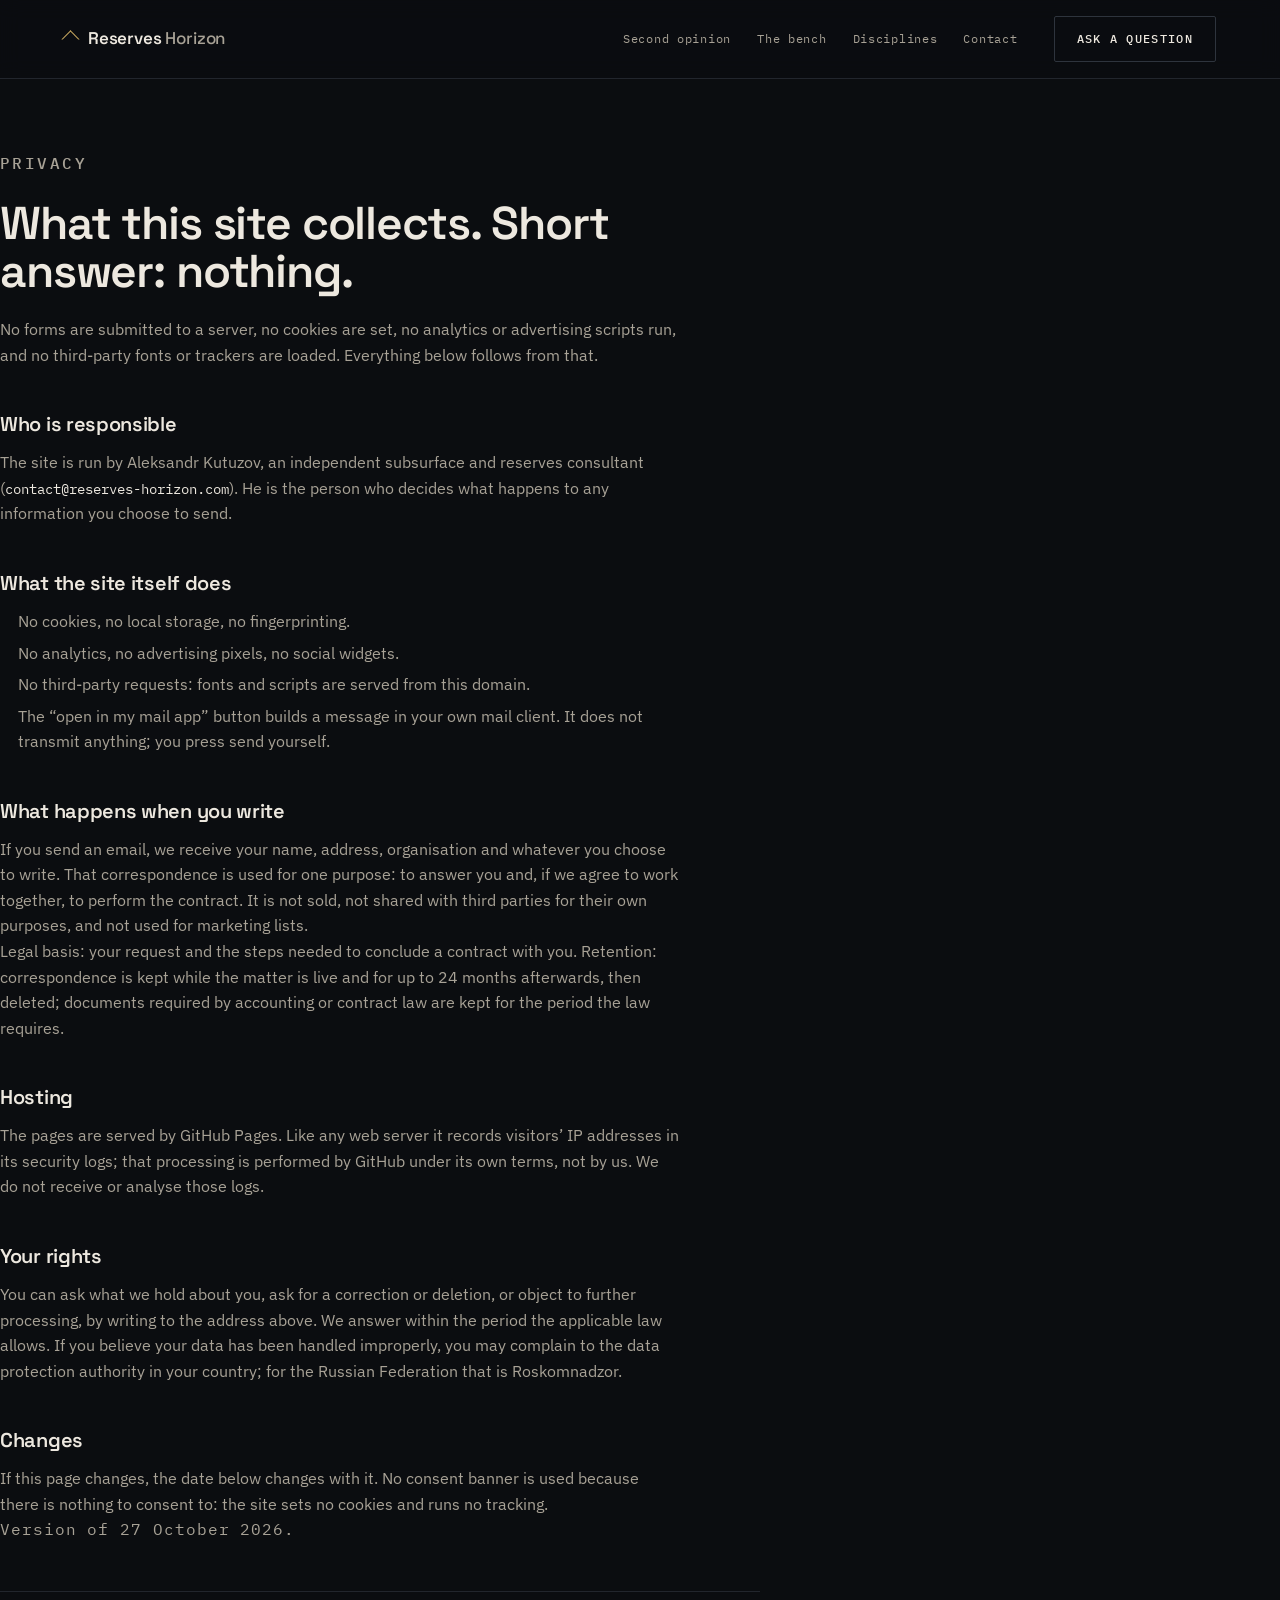
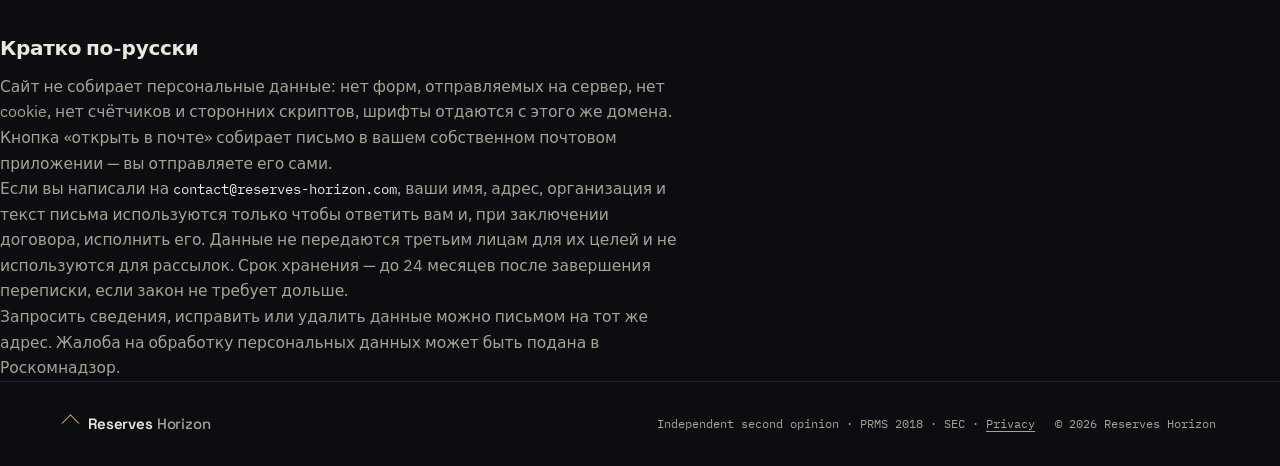
<file: privacy.html>
<!doctype html>
<html lang="en">
<head>
<meta charset="utf-8">
<meta name="viewport" content="width=device-width, initial-scale=1">
<title>Privacy — Reserves Horizon</title>
<meta name="description" content="What this site does and does not collect: no cookies, no analytics, no third-party scripts. Correspondence is handled by email only.">
<meta name="theme-color" content="#0B0D10">
<meta name="robots" content="index,follow">
<link rel="stylesheet" href="style.css">
</head>
<body>

<header class="masthead">
  <a class="wordmark" href="index.html" aria-label="Reserves Horizon — home">
    <span class="wordmark__mark" aria-hidden="true"></span>
    <span class="wordmark__text">Reserves<span class="wordmark__thin">&nbsp;Horizon</span></span>
  </a>
  <nav class="nav" aria-label="Primary">
    <a href="index.html#tiers">Second opinion</a>
    <a href="index.html#bench">The bench</a>
    <a href="index.html#domains">Disciplines</a>
    <a href="index.html#contact">Contact</a>
  </nav>
  <a class="btn btn--ghost nav-cta" href="index.html#contact">Ask a question</a>
</header>

<main class="legal">
  <p class="eyebrow">Privacy</p>
  <h1 class="legal__h1">What this site collects. Short answer: nothing.</h1>
  <p class="legal__lead">No forms are submitted to a server, no cookies are set, no analytics or
    advertising scripts run, and no third-party fonts or trackers are loaded. Everything below
    follows from that.</p>

  <h2>Who is responsible</h2>
  <p>The site is run by Aleksandr Kutuzov, an independent subsurface and reserves consultant
    (<span class="legal__mono">contact@reserves-horizon.com</span>). He is the person who decides
    what happens to any information you choose to send.</p>

  <h2>What the site itself does</h2>
  <ul>
    <li>No cookies, no local storage, no fingerprinting.</li>
    <li>No analytics, no advertising pixels, no social widgets.</li>
    <li>No third-party requests: fonts and scripts are served from this domain.</li>
    <li>The “open in my mail app” button builds a message in your own mail client. It does not
      transmit anything; you press send yourself.</li>
  </ul>

  <h2>What happens when you write</h2>
  <p>If you send an email, we receive your name, address, organisation and whatever you choose to
    write. That correspondence is used for one purpose: to answer you and, if we agree to work
    together, to perform the contract. It is not sold, not shared with third parties for their own
    purposes, and not used for marketing lists.</p>
  <p>Legal basis: your request and the steps needed to conclude a contract with you. Retention:
    correspondence is kept while the matter is live and for up to 24 months afterwards, then
    deleted; documents required by accounting or contract law are kept for the period the law
    requires.</p>

  <h2>Hosting</h2>
  <p>The pages are served by GitHub Pages. Like any web server it records visitors’ IP addresses in
    its security logs; that processing is performed by GitHub under its own terms, not by us. We do
    not receive or analyse those logs.</p>

  <h2>Your rights</h2>
  <p>You can ask what we hold about you, ask for a correction or deletion, or object to further
    processing, by writing to the address above. We answer within the period the applicable law
    allows. If you believe your data has been handled improperly, you may complain to the data
    protection authority in your country; for the Russian Federation that is Roskomnadzor.</p>

  <h2>Changes</h2>
  <p>If this page changes, the date below changes with it. No consent banner is used because there
    is nothing to consent to: the site sets no cookies and runs no tracking.</p>
  <p class="legal__date">Version of 27 October 2026.</p>

  <hr class="legal__rule">

  <h2 lang="ru">Кратко по-русски</h2>
  <div lang="ru">
    <p>Сайт не собирает персональные данные: нет форм, отправляемых на сервер, нет cookie, нет
      счётчиков и сторонних скриптов, шрифты отдаются с этого же домена. Кнопка «открыть в почте»
      собирает письмо в вашем собственном почтовом приложении — вы отправляете его сами.</p>
    <p>Если вы написали на <span class="legal__mono">contact@reserves-horizon.com</span>, ваши имя,
      адрес, организация и текст письма используются только чтобы ответить вам и, при заключении
      договора, исполнить его. Данные не передаются третьим лицам для их целей и не используются
      для рассылок. Срок хранения — до 24 месяцев после завершения переписки, если закон не требует
      дольше.</p>
    <p>Запросить сведения, исправить или удалить данные можно письмом на тот же адрес. Жалоба на
      обработку персональных данных может быть подана в Роскомнадзор.</p>
  </div>
</main>

<footer class="footer">
  <div class="footer__row">
    <p class="wordmark wordmark--sm">
      <span class="wordmark__mark" aria-hidden="true"></span>
      <span class="wordmark__text">Reserves<span class="wordmark__thin">&nbsp;Horizon</span></span>
    </p>
    <p class="footer__meta">Independent second opinion · PRMS 2018 · SEC ·
      <a class="footer__link" href="privacy.html">Privacy</a></p>
    <p class="footer__copy">© 2026 Reserves Horizon</p>
  </div>
</footer>

</body>
</html>
</file>
<file: style.css>
/* self-hosted fonts: no requests to Google, no IP transfer */
@font-face {
  font-family: 'IBM Plex Mono';
  font-style: normal;
  font-weight: 400;
  font-display: swap;
  src: url('assets/fonts/IBMPlexMono-400-latin-ext.woff2') format('woff2');
  unicode-range: U+0100-02AF,U+0304,U+0308,U+0329,U+1E00-1E9F,U+1EF2-1EFF,U+2020,U+20A0-20AB,U+20AD-20C0,U+2113,U+2C60-2C7F,U+A720-A7FF;
}
@font-face {
  font-family: 'IBM Plex Mono';
  font-style: normal;
  font-weight: 400;
  font-display: swap;
  src: url('assets/fonts/IBMPlexMono-400-latin.woff2') format('woff2');
  unicode-range: U+0000-00FF,U+0131,U+0152-0153,U+02BB-02BC,U+02C6,U+02DA,U+02DC,U+0304,U+0308,U+0329,U+2000-206F,U+20AC,U+2122,U+2191,U+2193,U+2212,U+2215,U+FEFF,U+FFFD;
}
@font-face {
  font-family: 'IBM Plex Mono';
  font-style: normal;
  font-weight: 500;
  font-display: swap;
  src: url('assets/fonts/IBMPlexMono-500-latin-ext.woff2') format('woff2');
  unicode-range: U+0100-02AF,U+0304,U+0308,U+0329,U+1E00-1E9F,U+1EF2-1EFF,U+2020,U+20A0-20AB,U+20AD-20C0,U+2113,U+2C60-2C7F,U+A720-A7FF;
}
@font-face {
  font-family: 'IBM Plex Mono';
  font-style: normal;
  font-weight: 500;
  font-display: swap;
  src: url('assets/fonts/IBMPlexMono-500-latin.woff2') format('woff2');
  unicode-range: U+0000-00FF,U+0131,U+0152-0153,U+02BB-02BC,U+02C6,U+02DA,U+02DC,U+0304,U+0308,U+0329,U+2000-206F,U+20AC,U+2122,U+2191,U+2193,U+2212,U+2215,U+FEFF,U+FFFD;
}
@font-face {
  font-family: 'IBM Plex Sans';
  font-style: normal;
  font-weight: 400;
  font-display: swap;
  src: url('assets/fonts/IBMPlexSans-400-latin-ext.woff2') format('woff2');
  unicode-range: U+0100-02AF,U+0304,U+0308,U+0329,U+1E00-1E9F,U+1EF2-1EFF,U+2020,U+20A0-20AB,U+20AD-20C0,U+2113,U+2C60-2C7F,U+A720-A7FF;
}
@font-face {
  font-family: 'IBM Plex Sans';
  font-style: normal;
  font-weight: 400;
  font-display: swap;
  src: url('assets/fonts/IBMPlexSans-400-latin.woff2') format('woff2');
  unicode-range: U+0000-00FF,U+0131,U+0152-0153,U+02BB-02BC,U+02C6,U+02DA,U+02DC,U+0304,U+0308,U+0329,U+2000-206F,U+20AC,U+2122,U+2191,U+2193,U+2212,U+2215,U+FEFF,U+FFFD;
}
@font-face {
  font-family: 'IBM Plex Sans';
  font-style: normal;
  font-weight: 500;
  font-display: swap;
  src: url('assets/fonts/IBMPlexSans-500-latin-ext.woff2') format('woff2');
  unicode-range: U+0100-02AF,U+0304,U+0308,U+0329,U+1E00-1E9F,U+1EF2-1EFF,U+2020,U+20A0-20AB,U+20AD-20C0,U+2113,U+2C60-2C7F,U+A720-A7FF;
}
@font-face {
  font-family: 'IBM Plex Sans';
  font-style: normal;
  font-weight: 500;
  font-display: swap;
  src: url('assets/fonts/IBMPlexSans-500-latin.woff2') format('woff2');
  unicode-range: U+0000-00FF,U+0131,U+0152-0153,U+02BB-02BC,U+02C6,U+02DA,U+02DC,U+0304,U+0308,U+0329,U+2000-206F,U+20AC,U+2122,U+2191,U+2193,U+2212,U+2215,U+FEFF,U+FFFD;
}
@font-face {
  font-family: 'Space Grotesk';
  font-style: normal;
  font-weight: 500;
  font-display: swap;
  src: url('assets/fonts/SpaceGrotesk-500-latin-ext.woff2') format('woff2');
  unicode-range: U+0100-02AF,U+0304,U+0308,U+0329,U+1E00-1E9F,U+1EF2-1EFF,U+2020,U+20A0-20AB,U+20AD-20C0,U+2113,U+2C60-2C7F,U+A720-A7FF;
}
@font-face {
  font-family: 'Space Grotesk';
  font-style: normal;
  font-weight: 500;
  font-display: swap;
  src: url('assets/fonts/SpaceGrotesk-500-latin.woff2') format('woff2');
  unicode-range: U+0000-00FF,U+0131,U+0152-0153,U+02BB-02BC,U+02C6,U+02DA,U+02DC,U+0304,U+0308,U+0329,U+2000-206F,U+20AC,U+2122,U+2191,U+2193,U+2212,U+2215,U+FEFF,U+FFFD;
}
@font-face {
  font-family: 'Space Grotesk';
  font-style: normal;
  font-weight: 600;
  font-display: swap;
  src: url('assets/fonts/SpaceGrotesk-600-latin-ext.woff2') format('woff2');
  unicode-range: U+0100-02AF,U+0304,U+0308,U+0329,U+1E00-1E9F,U+1EF2-1EFF,U+2020,U+20A0-20AB,U+20AD-20C0,U+2113,U+2C60-2C7F,U+A720-A7FF;
}
@font-face {
  font-family: 'Space Grotesk';
  font-style: normal;
  font-weight: 600;
  font-display: swap;
  src: url('assets/fonts/SpaceGrotesk-600-latin.woff2') format('woff2');
  unicode-range: U+0000-00FF,U+0131,U+0152-0153,U+02BB-02BC,U+02C6,U+02DA,U+02DC,U+0304,U+0308,U+0329,U+2000-206F,U+20AC,U+2122,U+2191,U+2193,U+2212,U+2215,U+FEFF,U+FFFD;
}
@font-face {
  font-family: 'Space Grotesk';
  font-style: normal;
  font-weight: 700;
  font-display: swap;
  src: url('assets/fonts/SpaceGrotesk-700-latin-ext.woff2') format('woff2');
  unicode-range: U+0100-02AF,U+0304,U+0308,U+0329,U+1E00-1E9F,U+1EF2-1EFF,U+2020,U+20A0-20AB,U+20AD-20C0,U+2113,U+2C60-2C7F,U+A720-A7FF;
}
@font-face {
  font-family: 'Space Grotesk';
  font-style: normal;
  font-weight: 700;
  font-display: swap;
  src: url('assets/fonts/SpaceGrotesk-700-latin.woff2') format('woff2');
  unicode-range: U+0000-00FF,U+0131,U+0152-0153,U+02BB-02BC,U+02C6,U+02DA,U+02DC,U+0304,U+0308,U+0329,U+2000-206F,U+20AC,U+2122,U+2191,U+2193,U+2212,U+2215,U+FEFF,U+FFFD;
}

/* ============================================================
   Reserves Horizon — design system
   Direction: engineering document, not SaaS landing.
   Type does the hierarchy. Rules, not boxes. One accent.
   ============================================================ */

:root {
  /* surface */
  --ink:        #0B0D10;
  --ink-raise:  #12151A;
  --ink-line:   #22262D;
  --ink-line-2: #2E343D;

  /* text */
  --paper:      #EDE8DF;
  --paper-dim:  #A8A296;
  --paper-mute: #6E6A63;

  /* accent — brand continuity with the existing mark */
  --gold:       #C9A961;
  --gold-dim:   #8A7440;

  /* type */
  --display: 'Space Grotesk', ui-sans-serif, system-ui, sans-serif;
  --body:    'IBM Plex Sans', ui-sans-serif, system-ui, sans-serif;
  --mono:    'IBM Plex Mono', ui-monospace, SFMono-Regular, monospace;

  /* measure + rhythm */
  --gutter: clamp(20px, 5vw, 64px);
  --maxw: 1240px;
  --rule: 1px solid var(--ink-line);
}

*, *::before, *::after { box-sizing: border-box; }

html { -webkit-text-size-adjust: 100%; }

body {
  margin: 0;
  background: var(--ink);
  color: var(--paper);
  font-family: var(--body);
  font-size: 17px;
  line-height: 1.6;
  font-weight: 400;
  text-rendering: optimizeLegibility;
  -webkit-font-smoothing: antialiased;
  overflow-x: hidden;
}

h1, h2, h3 { font-family: var(--display); font-weight: 600; letter-spacing: -0.02em; margin: 0; }
p { margin: 0; }
a { color: inherit; text-decoration: none; }
ul, ol, dl, dd { margin: 0; padding: 0; list-style: none; }
img { max-width: 100%; display: block; }
button { font: inherit; }

::selection { background: var(--gold); color: var(--ink); }

:focus-visible {
  outline: 2px solid var(--gold);
  outline-offset: 3px;
  border-radius: 2px;
}

/* ── shared ─────────────────────────────────────────────── */

.eyebrow {
  font-family: var(--mono);
  font-size: 11px;
  font-weight: 500;
  letter-spacing: 0.16em;
  text-transform: uppercase;
  color: var(--gold);
  margin-bottom: 22px;
}

.h2 {
  font-size: clamp(30px, 4.4vw, 54px);
  line-height: 1.06;
  letter-spacing: -0.03em;
  max-width: 20ch;
}

.lede {
  margin-top: 22px;
  max-width: 62ch;
  color: var(--paper-dim);
  font-size: clamp(16px, 1.35vw, 19px);
}

section {
  padding: clamp(64px, 10vh, 132px) var(--gutter);
  max-width: var(--maxw);
  margin: 0 auto;
  border-top: var(--rule);
}

/* ── buttons ────────────────────────────────────────────── */

.btn {
  display: inline-flex;
  align-items: center;
  justify-content: center;
  min-height: 46px;
  padding: 12px 22px;
  font-family: var(--mono);
  font-size: 12px;
  font-weight: 500;
  letter-spacing: 0.11em;
  text-transform: uppercase;
  border: 1px solid transparent;
  border-radius: 2px;
  cursor: pointer;
  transition: background .18s ease, color .18s ease, border-color .18s ease;
}
.btn--solid { background: var(--gold); color: var(--ink); }
.btn--solid:hover { background: #DCC07A; }
.btn--ghost { border-color: var(--ink-line-2); color: var(--paper); }
.btn--ghost:hover { border-color: var(--gold); color: var(--gold); }
.btn--link {
  padding: 12px 0;
  color: var(--gold);
  letter-spacing: 0.06em;
  text-transform: none;
  font-size: 14px;
}
.btn--link:hover { color: #DCC07A; }
.btn--full { width: 100%; }

/* ── masthead ───────────────────────────────────────────── */

.masthead {
  position: sticky;
  top: 0;
  z-index: 40;
  display: flex;
  align-items: center;
  gap: 32px;
  padding: 16px var(--gutter);
  background: color-mix(in srgb, var(--ink) 88%, transparent);
  backdrop-filter: blur(10px);
  border-bottom: var(--rule);
}

.wordmark { display: inline-flex; align-items: center; gap: 11px; }
.wordmark__mark {
  width: 13px; height: 13px;
  border: 1.5px solid var(--gold);
  border-right-color: transparent;
  border-bottom-color: transparent;
  transform: rotate(45deg);
  flex: none;
}
.wordmark__text {
  font-family: var(--display);
  font-weight: 600;
  font-size: 17px;
  letter-spacing: -0.01em;
  white-space: nowrap;
}
.wordmark__thin { font-weight: 500; color: var(--paper-dim); }
.wordmark--sm .wordmark__text { font-size: 15px; }

.nav { display: flex; gap: 26px; margin-left: auto; }
.nav a {
  font-family: var(--mono);
  font-size: 12px;
  letter-spacing: 0.06em;
  color: var(--paper-dim);
  transition: color .16s ease;
}
.nav a:hover { color: var(--gold); }
.nav-cta { margin-left: 4px; }
@media (max-width: 900px) { .nav { display: none; } .nav-cta { margin-left: auto; } }

/* ── hero ───────────────────────────────────────────────── */

.hero {
  border-top: none;
  padding-top: clamp(56px, 9vh, 108px);
  padding-bottom: 0;
  position: relative;
}

.hero__grid {
  display: grid;
  grid-template-columns: minmax(0, 1.55fr) minmax(0, 1fr);
  gap: clamp(36px, 6vw, 88px);
  align-items: start;
}
@media (max-width: 940px) { .hero__grid { grid-template-columns: 1fr; } }

.hero h1 {
  font-size: clamp(38px, 6.6vw, 82px);
  line-height: 0.98;
  letter-spacing: -0.04em;
  max-width: 15ch;
}

.hero__sub {
  margin-top: 30px;
  max-width: 46ch;
  font-size: clamp(17px, 1.5vw, 20px);
  color: var(--paper-dim);
}
.hero__sub strong { color: var(--paper); font-weight: 500; }

.hero__actions {
  margin-top: 38px;
  display: flex;
  align-items: center;
  gap: 26px;
  flex-wrap: wrap;
}

.hero__panel {
  border-top: 2px solid var(--gold);
  padding-top: 20px;
  margin-top: 8px;
}

.panel__label {
  font-family: var(--mono);
  font-size: 11px;
  letter-spacing: 0.16em;
  text-transform: uppercase;
  color: var(--paper-dim);
}

.ledger { margin-top: 18px; border-top: var(--rule); }
.ledger__row {
  display: flex;
  justify-content: space-between;
  gap: 16px;
  padding: 11px 0;
  border-bottom: var(--rule);
  font-size: 14px;
}
.ledger__row dt {
  font-family: var(--mono);
  font-size: 12px;
  letter-spacing: 0.04em;
  color: var(--paper-dim);
  flex: none;
}
.ledger__row dd { text-align: right; color: var(--paper); }
.dot {
  display: inline-block;
  width: 7px; height: 7px;
  border-radius: 50%;
  margin-right: 8px;
  vertical-align: 1px;
}
.dot--ink  { background: var(--paper-mute); }
.dot--gold { background: var(--gold); }

.panel__note {
  margin-top: 22px;
  font-size: 14px;
  line-height: 1.55;
  color: var(--paper-dim);
  border-left: 1px solid var(--gold-dim);
  padding-left: 16px;
}

/* capability strip — information, not decoration */
.strip {
  margin-top: clamp(48px, 7vh, 88px);
  display: flex;
  flex-wrap: wrap;
  align-items: center;
  column-gap: clamp(20px, 2.6vw, 40px);
  row-gap: 10px;
  border-top: 1px solid var(--ink-line-2);
  border-bottom: 1px solid var(--ink-line-2);
  padding: 15px 0;
}
.strip span {
  font-family: var(--mono);
  font-size: 11px;
  letter-spacing: 0.14em;
  text-transform: uppercase;
  color: var(--paper-dim);
  display: inline-flex;
  align-items: center;
  white-space: nowrap;
}
.strip span::before {
  content: "";
  width: 5px; height: 5px;
  background: var(--gold-dim);
  margin-right: 11px;
  flex: none;
}

/* ── problem ────────────────────────────────────────────── */

.problem__cols {
  margin-top: 64px;
  display: grid;
  grid-template-columns: repeat(3, minmax(0, 1fr));
  gap: clamp(28px, 4vw, 60px);
}
@media (max-width: 880px) { .problem__cols { grid-template-columns: 1fr; } }

.col { border-top: 1px solid var(--ink-line-2); padding-top: 20px; }
.col__num {
  font-family: var(--mono);
  font-size: 12px;
  letter-spacing: 0.1em;
  color: var(--gold);
  margin-bottom: 18px;
}
.col h3 { font-size: 21px; margin-bottom: 12px; letter-spacing: -0.015em; }
.col p:last-child { color: var(--paper-dim); font-size: 15.5px; }

/* ── tiers ──────────────────────────────────────────────── */

.tier-grid {
  margin-top: 60px;
  display: grid;
  grid-template-columns: repeat(2, minmax(0, 1fr));
  gap: clamp(20px, 2.6vw, 32px);
  align-items: start;
}
@media (max-width: 880px) { .tier-grid { grid-template-columns: 1fr; } }

.tier {
  border: var(--rule);
  border-radius: 3px;
  padding: clamp(26px, 3vw, 40px);
  display: flex;
  flex-direction: column;
  min-height: 100%;
}

.tier--instant { background: transparent; }

.tier--verified {
  background: var(--ink-raise);
  border-color: var(--gold-dim);
  box-shadow: inset 0 2px 0 0 var(--gold);
}

.tier__tag {
  font-family: var(--mono);
  font-size: 11px;
  letter-spacing: 0.16em;
  text-transform: uppercase;
  color: var(--paper-dim);
  margin-bottom: 14px;
}
.tier--verified .tier__tag { color: var(--gold); }

.tier__head h3 { font-size: clamp(26px, 3vw, 34px); letter-spacing: -0.025em; }
.tier__promise { margin-top: 8px; color: var(--paper-dim); font-size: 15.5px; }

.tier__list { margin-top: 28px; }
.tier__list li {
  padding: 13px 0 13px 22px;
  border-bottom: var(--rule);
  position: relative;
  font-size: 15.5px;
}
.tier__list li::before {
  content: "";
  position: absolute;
  left: 0; top: 21px;
  width: 8px; height: 1px;
  background: var(--paper-mute);
}
.tier--verified .tier__list li::before { background: var(--gold); }
.tier__list li:first-child { border-top: var(--rule); }
.tier__list em { color: var(--paper-dim); font-style: italic; }

.tier__foot { margin-top: auto; padding-top: 26px; }
.tier__use { font-size: 15px; color: var(--paper-dim); }
.tier__use span { color: var(--paper); font-weight: 500; }

/* ── protocol ───────────────────────────────────────────── */

.protocol__steps {
  margin-top: 64px;
  display: grid;
  grid-template-columns: repeat(4, minmax(0, 1fr));
  gap: clamp(24px, 3vw, 48px);
  counter-reset: step;
}
@media (max-width: 980px) { .protocol__steps { grid-template-columns: repeat(2, 1fr); } }
@media (max-width: 560px) { .protocol__steps { grid-template-columns: 1fr; } }

.protocol__steps li { border-top: 1px solid var(--ink-line-2); padding-top: 20px; }
.step__num {
  font-family: var(--mono);
  font-size: 12px;
  letter-spacing: 0.1em;
  color: var(--gold);
  margin-bottom: 16px;
}
.protocol__steps h3 { font-size: 20px; margin-bottom: 10px; }
.protocol__steps p:last-child { color: var(--paper-dim); font-size: 15px; }

/* ── capability: figures carry the argument ─────────────── */

.cap-grid {
  margin-top: 60px;
  display: grid;
  grid-template-columns: repeat(2, minmax(0, 1fr));
  gap: clamp(20px, 2.6vw, 34px);
}
@media (max-width: 820px) { .cap-grid { grid-template-columns: 1fr; } }

.cap {
  margin: 0;
  border: var(--rule);
  border-radius: 3px;
  overflow: hidden;
  background: var(--ink-raise);
  display: flex;
  flex-direction: column;
}
.cap img { display: block; width: 100%; height: auto; border-bottom: var(--rule); }
.cap figcaption { padding: clamp(18px, 2vw, 26px); }
.cap h3 { font-size: 19px; margin-bottom: 8px; letter-spacing: -0.015em; }
.cap p { color: var(--paper-dim); font-size: 15px; max-width: 42ch; }

/* text-only cards: the bench, one discipline per card */
.cap-grid--text { grid-template-columns: repeat(3, minmax(0, 1fr)); }
@media (max-width: 1040px) { .cap-grid--text { grid-template-columns: repeat(2, minmax(0, 1fr)); } }
@media (max-width: 700px)  { .cap-grid--text { grid-template-columns: 1fr; } }
.cap--text { padding: clamp(22px, 2.2vw, 30px); }
.cap--text h3 { font-size: 18px; }
.cap--text p { font-size: 14.5px; max-width: none; }

/* ── image bands — full-bleed visual moments ────────────── */

.band {
  position: relative;
  max-width: none;
  margin: 0;
  padding: 0;
  border-top: var(--rule);
  height: clamp(280px, 42vh, 480px);
  overflow: hidden;
  background: var(--ink);
}
.band--short { height: clamp(210px, 30vh, 340px); }

.band picture { display: contents; }

.band__img {
  position: absolute;
  inset: 0;
  width: 100%;
  height: 100%;
  object-fit: cover;
  object-position: center;
  opacity: .62;
  filter: saturate(.62) contrast(1.06) brightness(.85);
}
.band::after {
  content: "";
  position: absolute;
  inset: 0;
  background:
    linear-gradient(to right, var(--ink) 0%, rgba(11,13,16,.55) 38%, transparent 72%),
    linear-gradient(to bottom, var(--ink) 0%, transparent 30%, rgba(11,13,16,.85) 100%);
}
.band__cap {
  position: absolute;
  left: max(var(--gutter), calc((100vw - var(--maxw)) / 2 + var(--gutter)));
  bottom: clamp(22px, 4vh, 44px);
  right: var(--gutter);
  z-index: 2;
  max-width: 48ch;
}
.band__cap .panel__label { display: block; margin-bottom: 12px; color: var(--gold); }
.band__cap p {
  font-size: clamp(15px, 1.4vw, 19px);
  line-height: 1.5;
  color: var(--paper);
}

/* ── engagement ─────────────────────────────────────────── */

.engage__grid {
  margin-top: 60px;
  display: grid;
  grid-template-columns: minmax(0, 1fr) minmax(0, 1fr);
  gap: clamp(24px, 3vw, 44px);
  align-items: start;
}
@media (max-width: 900px) { .engage__grid { grid-template-columns: 1fr; } }

.plan {
  border: var(--rule);
  border-radius: 3px;
  padding: clamp(24px, 3vw, 34px);
}

.plan--lead {
  border-color: var(--gold-dim);
  box-shadow: inset 0 2px 0 0 var(--gold);
  background: var(--ink-raise);
  height: 100%;
}
.plan h3 { font-size: 21px; letter-spacing: -0.015em; }
.plan__price {
  font-family: var(--display);
  font-weight: 600;
  font-size: clamp(30px, 3.4vw, 40px);
  letter-spacing: -0.03em;
  margin-top: 10px;
}
.plan__price span {
  font-family: var(--mono);
  font-size: 12px;
  font-weight: 400;
  letter-spacing: 0.1em;
  text-transform: uppercase;
  color: var(--paper-dim);
  margin-left: 6px;
}
.plan__term {
  margin-top: 8px;
  font-family: var(--mono);
  font-size: 12px;
  line-height: 1.6;
  color: var(--paper-dim);
}
.plan ul { margin: 26px 0 30px; }
.plan li {
  padding: 11px 0 11px 20px;
  border-bottom: var(--rule);
  position: relative;
  font-size: 15.5px;
}
.plan li:first-child { border-top: var(--rule); }
.plan li::before {
  content: "";
  position: absolute; left: 0; top: 19px;
  width: 8px; height: 1px; background: var(--gold);
}

.plans { display: grid; gap: clamp(16px, 2vw, 22px); }
.plans__note {
  font-size: 14.5px;
  color: var(--paper-dim);
  border-left: 1px solid var(--gold-dim);
  padding-left: 16px;
  line-height: 1.6;
}

/* ── contact ────────────────────────────────────────────── */

.contact__grid {
  display: grid;
  grid-template-columns: minmax(0, 1fr) minmax(0, 1fr);
  gap: clamp(32px, 5vw, 80px);
  align-items: start;
}
@media (max-width: 900px) { .contact__grid { grid-template-columns: 1fr; } }

.contact__direct { margin-top: 34px; display: grid; gap: 8px; }
.contact__direct a {
  font-family: var(--mono);
  font-size: 15px;
  color: var(--gold);
  border-bottom: 1px solid var(--gold-dim);
  padding-bottom: 2px;
  justify-self: start;
}
.contact__direct a:hover { border-bottom-color: var(--gold); }

.form { display: grid; gap: 18px; }
.field { display: grid; gap: 8px; }
.field label {
  font-family: var(--mono);
  font-size: 11px;
  letter-spacing: 0.14em;
  text-transform: uppercase;
  color: var(--paper-dim);
}
.field input, .field textarea {
  width: 100%;
  background: var(--ink-raise);
  border: 1px solid var(--ink-line-2);
  border-radius: 2px;
  color: var(--paper);
  font-family: var(--body);
  font-size: 16px;
  padding: 13px 14px;
  transition: border-color .16s ease;
}
.field input::placeholder, .field textarea::placeholder { color: var(--paper-mute); }
.field input:focus, .field textarea:focus {
  outline: none;
  border-color: var(--gold);
}
.field textarea { resize: vertical; min-height: 110px; }

.form__note { font-size: 13.5px; color: var(--paper-dim); }

/* ── footer ─────────────────────────────────────────────── */

.footer { border-top: var(--rule); padding: 30px var(--gutter); }
.footer__row {
  max-width: var(--maxw);
  margin: 0 auto;
  display: flex;
  align-items: center;
  gap: 20px;
  flex-wrap: wrap;
}
.footer__meta, .footer__copy {
  font-family: var(--mono);
  font-size: 12px;
  color: var(--paper-dim);
}
.footer__meta { margin-left: auto; }
@media (max-width: 700px) { .footer__meta { margin-left: 0; } }

/* ── motion ─────────────────────────────────────────────── */

/* Скрываем блоки ТОЛЬКО когда JS подтверждённо работает (класс js-reveal).
   Без JS или при сбое наблюдателя содержимое остаётся видимым. */
.js-reveal .reveal { opacity: 0; transform: translateY(14px); transition: opacity .6s ease, transform .6s ease; }
.js-reveal .reveal.is-in { opacity: 1; transform: none; }

@media (prefers-reduced-motion: reduce) {
  * { animation: none !important; transition: none !important; }
  .js-reveal .reveal { opacity: 1; transform: none; }
}

/* confirmation line after a submitted lead */
.form__sent {
  margin-top: 14px;
  padding: 12px 14px;
  border: 1px solid var(--gold-dim);
  border-radius: 3px;
  color: var(--gold);
  font-size: 14px;
}

/* ── legal page ─────────────────────────────────────────── */

.legal {
  max-width: 760px;
  padding-top: clamp(56px, 8vh, 96px);
}
.legal__h1 {
  font-family: var(--display);
  font-size: clamp(30px, 4vw, 46px);
  line-height: 1.05;
  letter-spacing: -0.025em;
  margin: 18px 0 22px;
}
.legal__lead { color: var(--paper-dim); font-size: 17px; max-width: 60ch; }
.legal h2 {
  font-family: var(--display);
  font-size: 20px;
  letter-spacing: -0.015em;
  margin: 40px 0 10px;
}
.legal p, .legal li { color: var(--paper-dim); font-size: 15.5px; line-height: 1.65; max-width: 68ch; }
.legal ul { margin: 10px 0 0 18px; }
.legal li { margin-bottom: 6px; }
.legal__mono { font-family: var(--mono); font-size: 13.5px; color: var(--paper); }
.legal__date { font-family: var(--mono); font-size: 12px; letter-spacing: 0.06em; color: var(--grey-dim, #8C857A); }
.legal__rule { border: 0; border-top: var(--rule); margin: 48px 0 0; }

/* brief builder */
.brief__intro { color: var(--paper-dim); font-size: 14.5px; margin-bottom: 22px; }
.footer__link { color: inherit; text-decoration: underline; text-underline-offset: 3px; }
</file>
